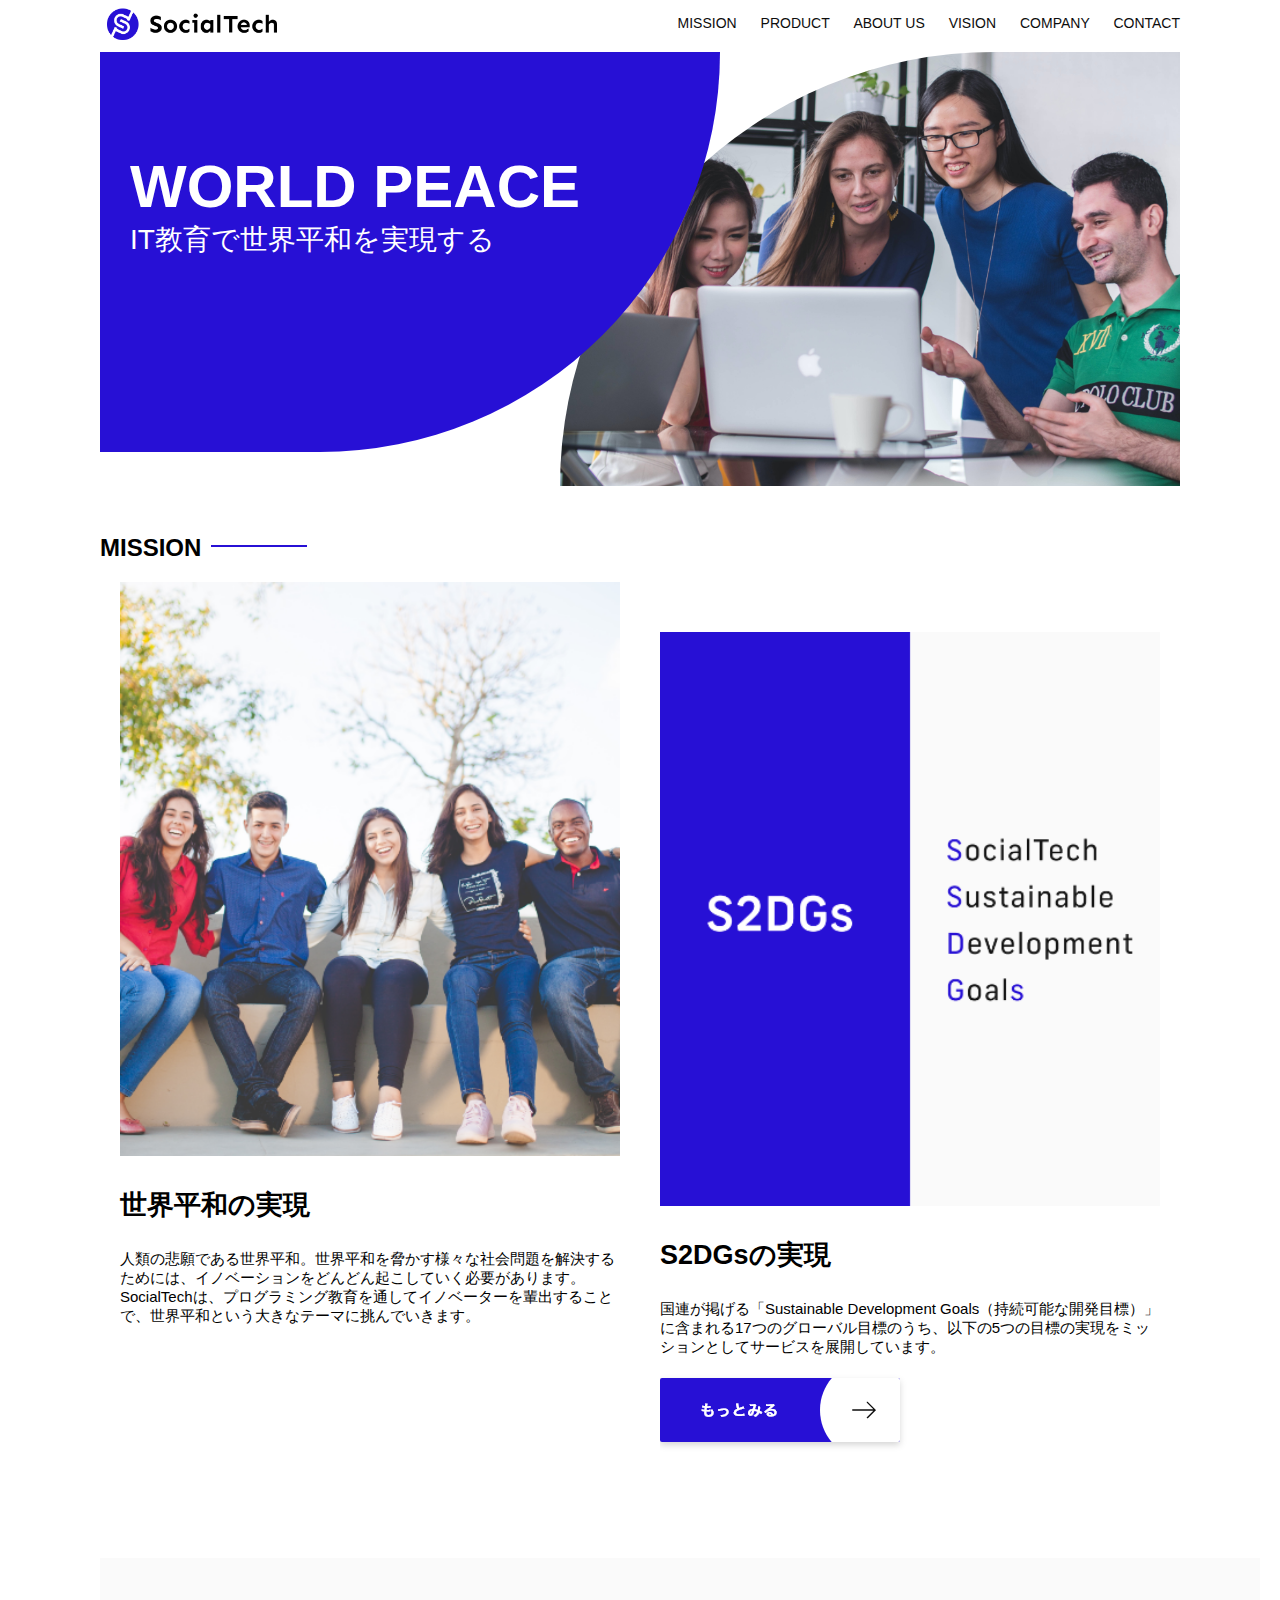
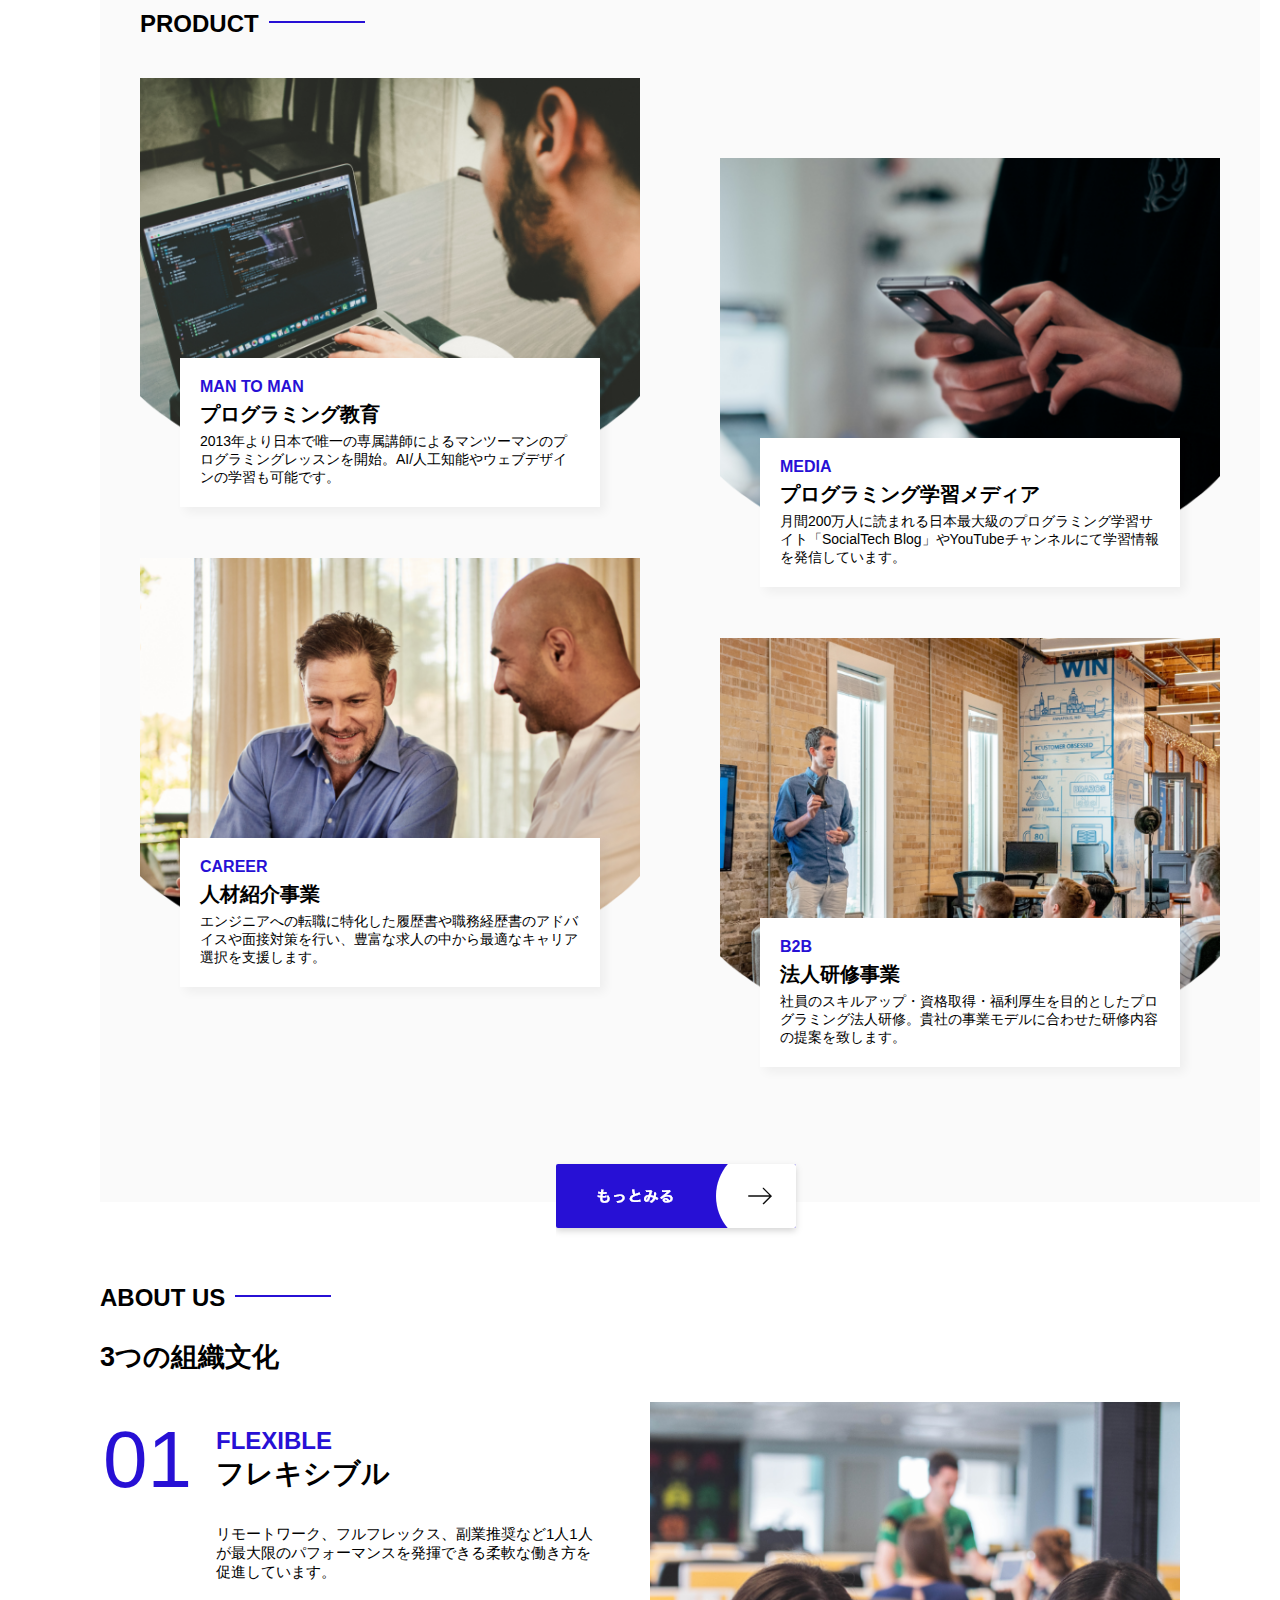
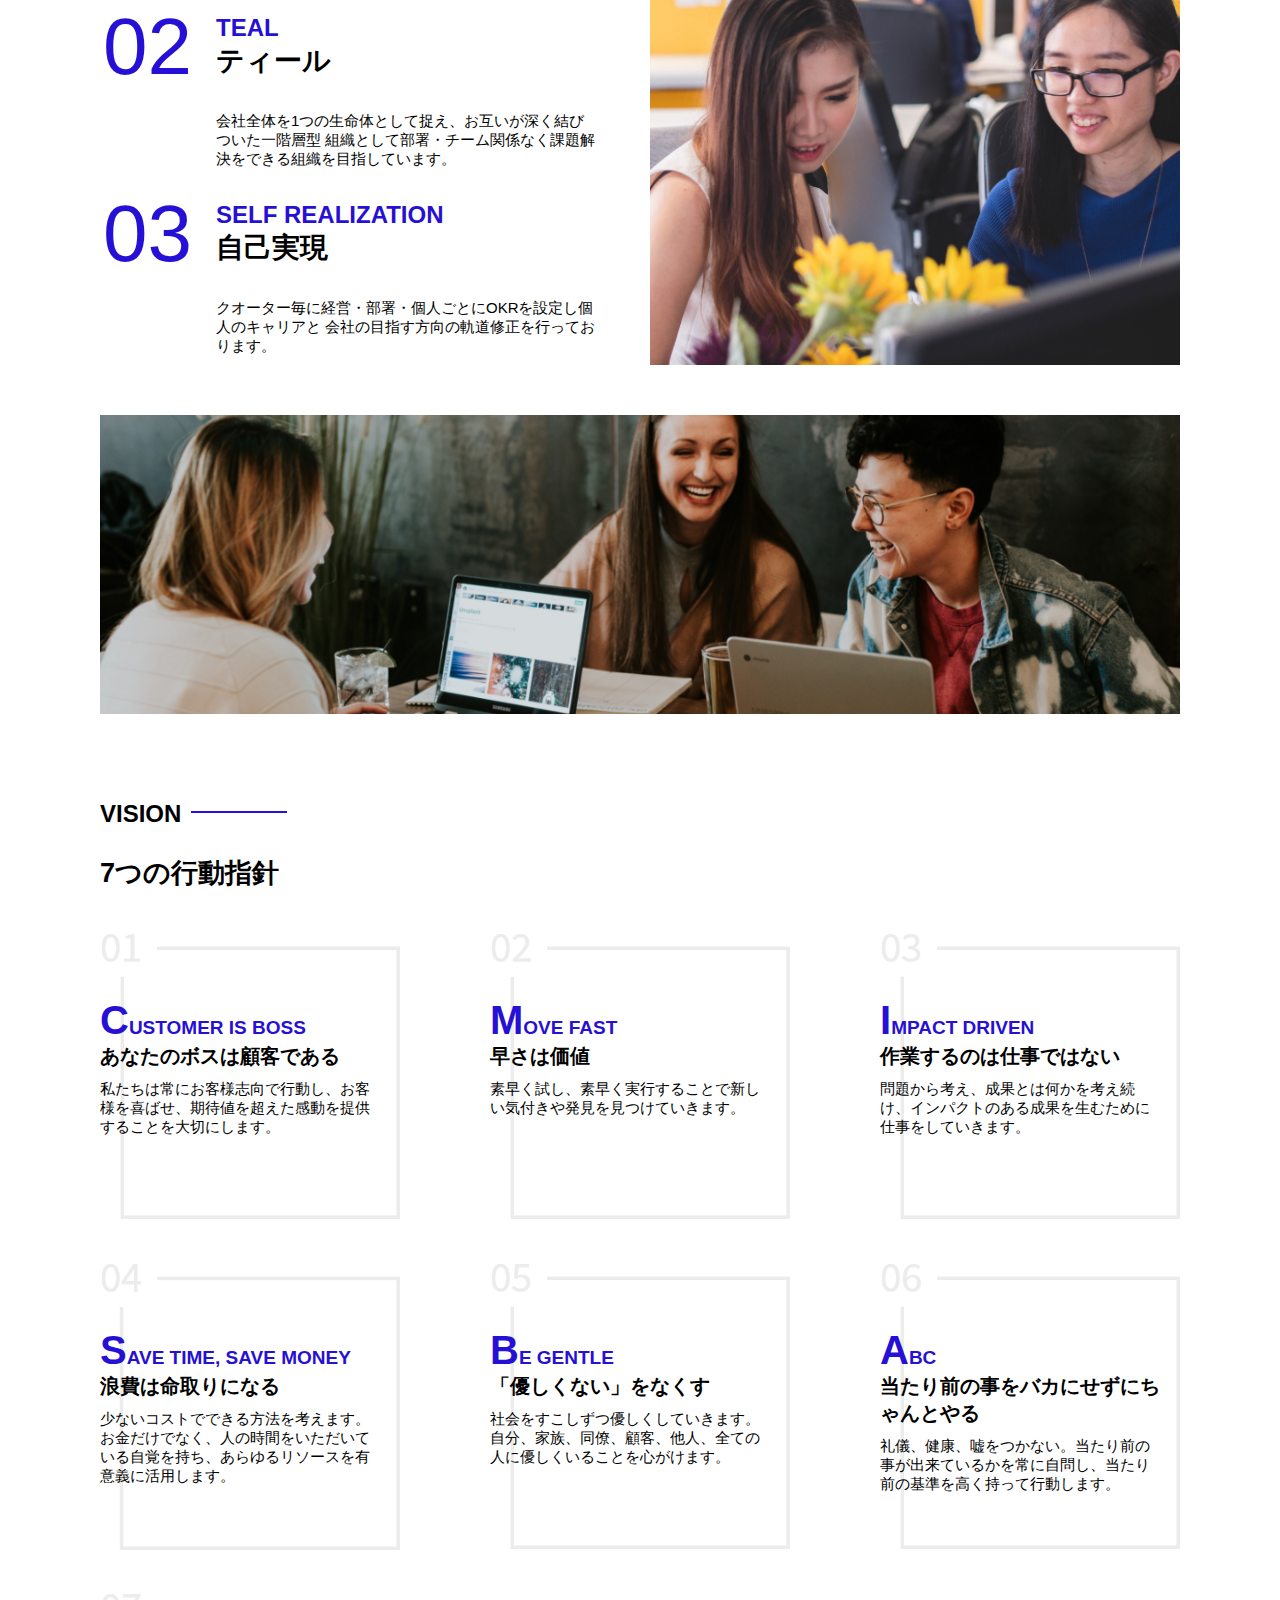
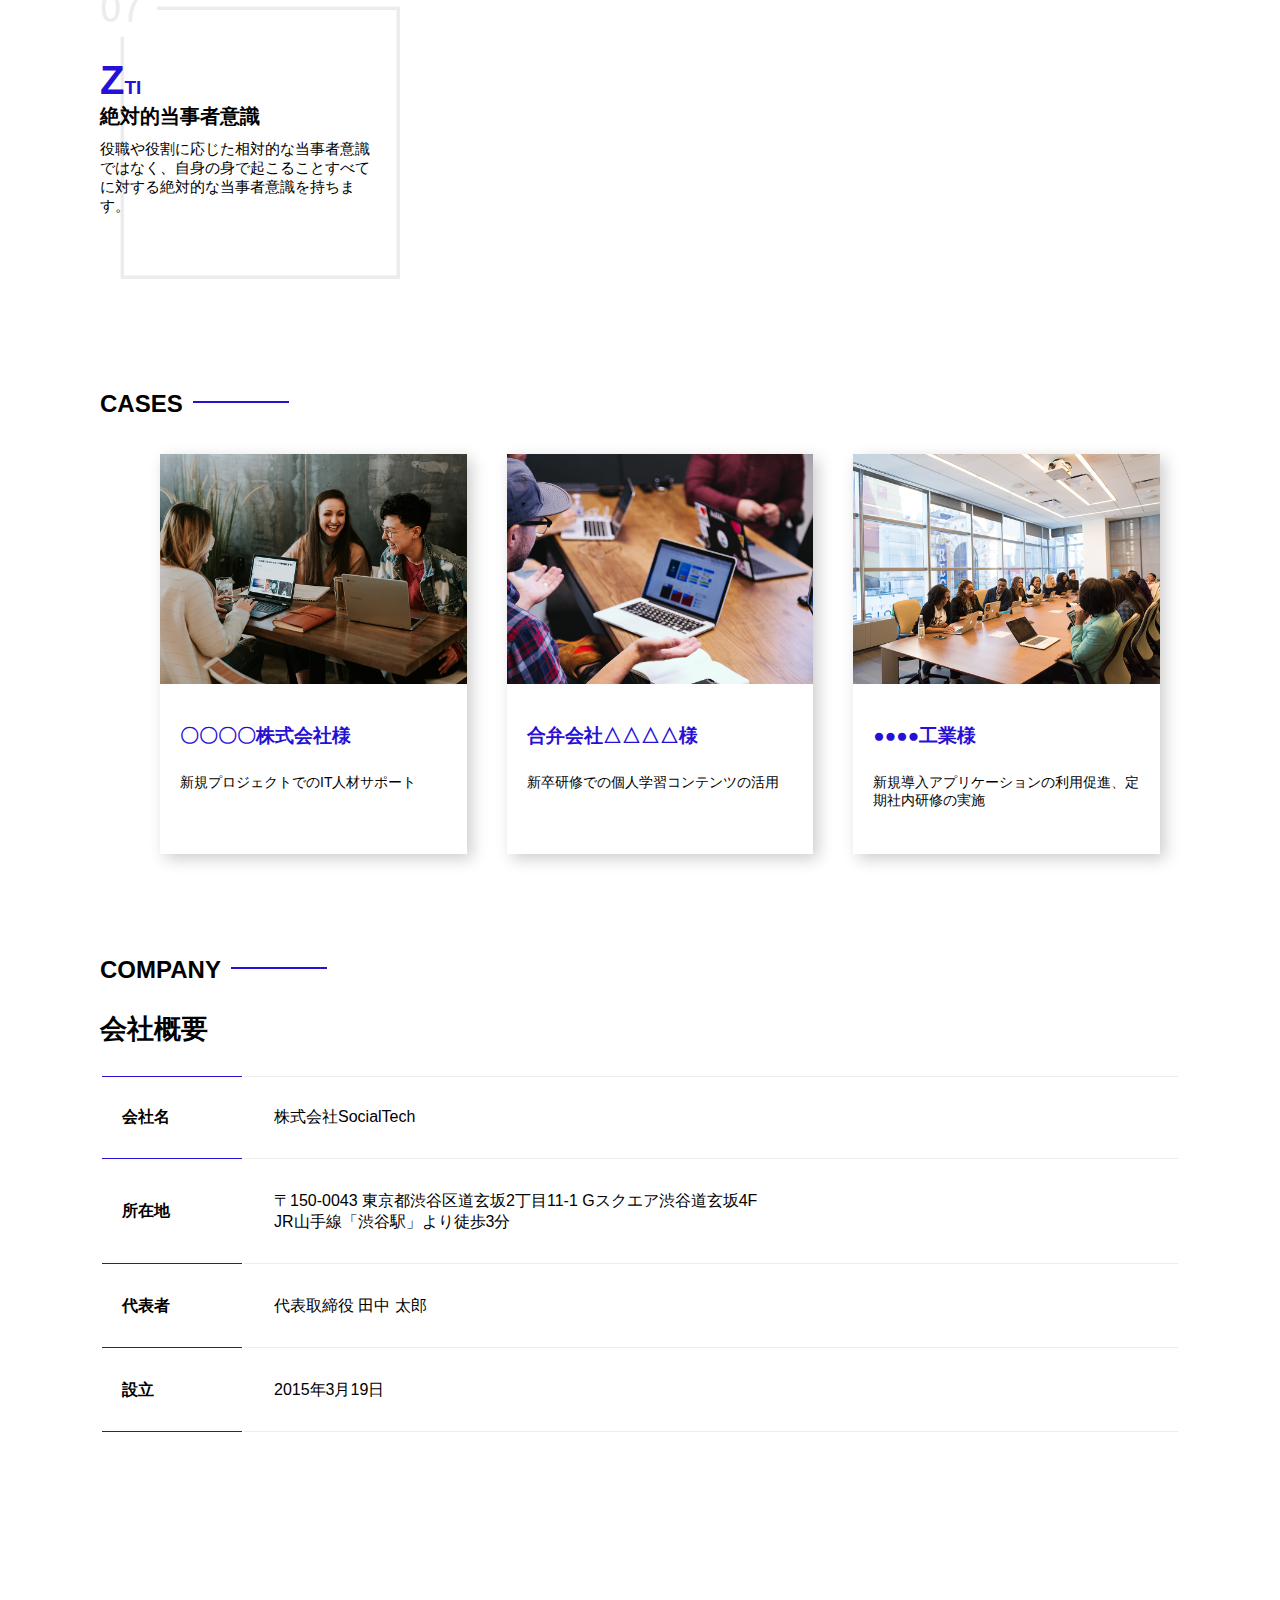
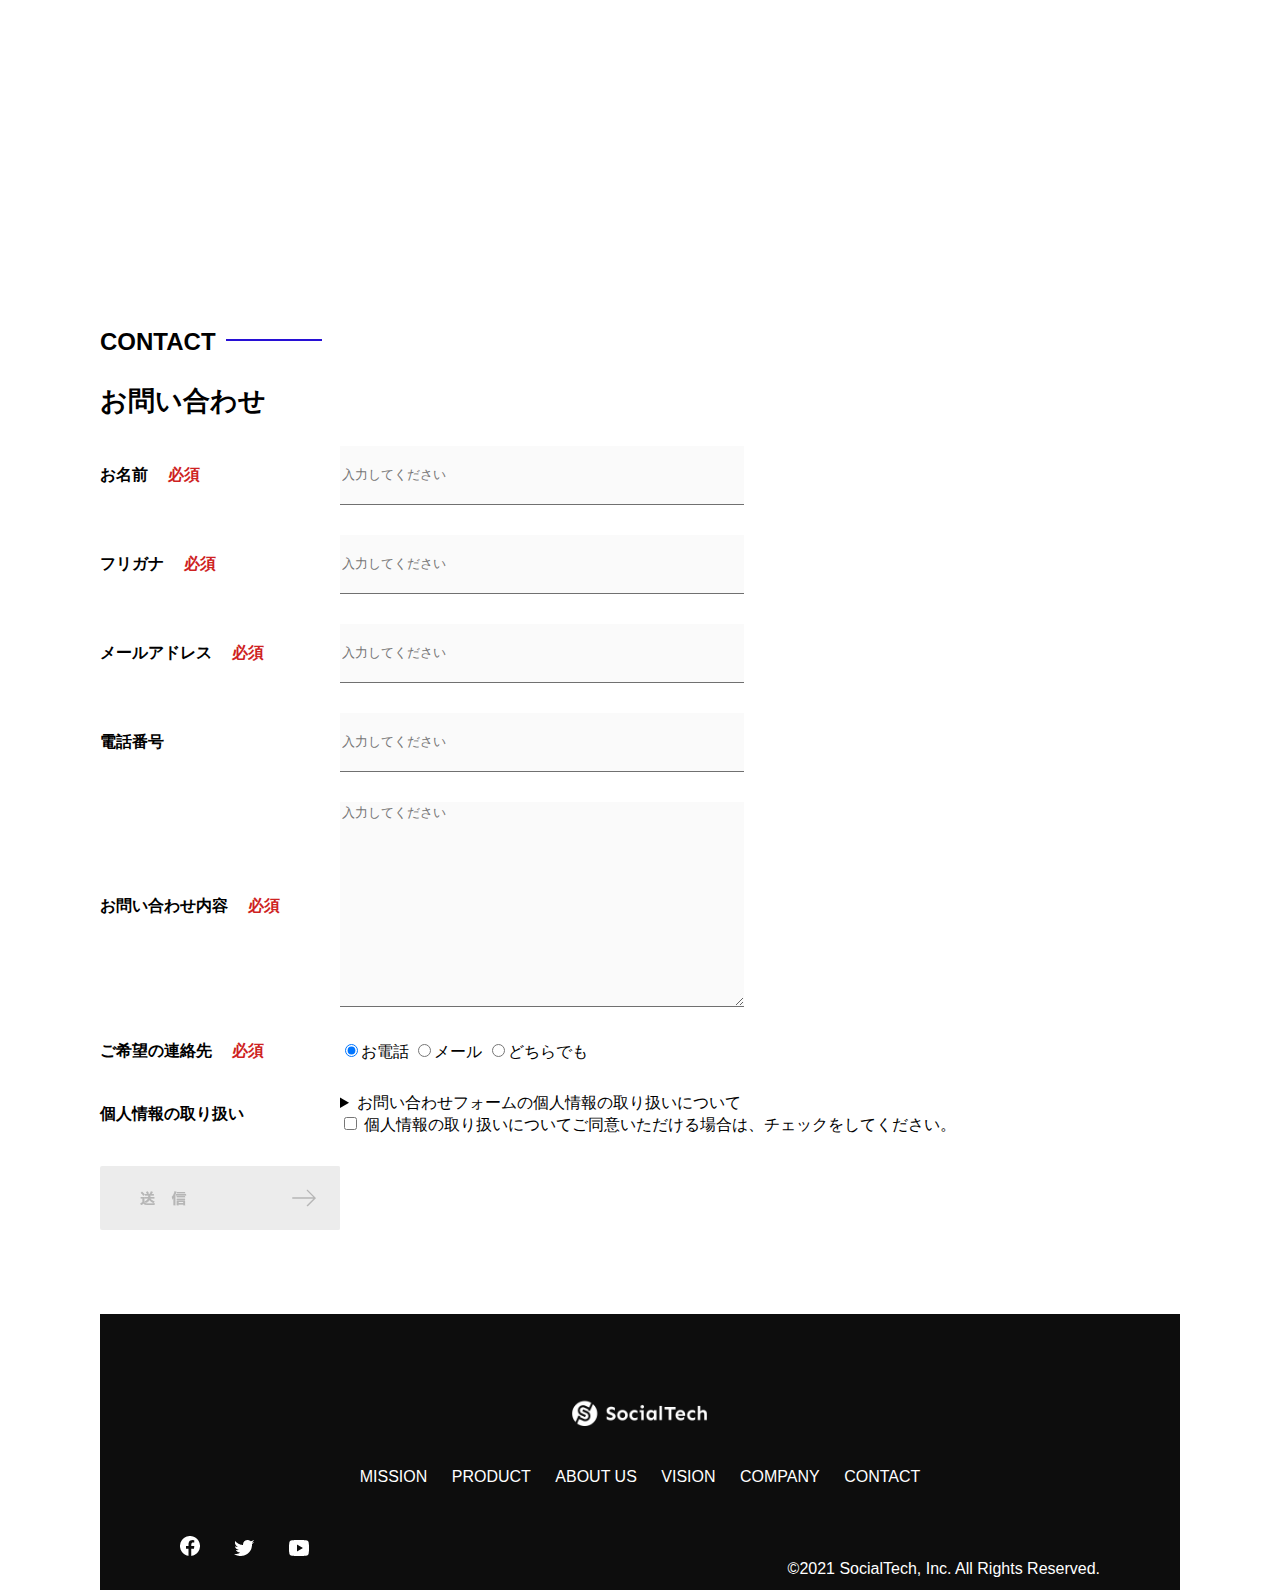
<file: kadai_012/index.html>
<!DOCTYPE html>
  <htm>
    <head>
      <title>SocialTech</title>
      <meta charset="UTF-8">
      <meta name="description" content="SocialTechはEdTech業界のリーディングカンパニーを目指します。">
      <meta name="viewport" content="width=device-width, initial-scale=1.0">
      <link rel="stylesheet" href="style.css">
    </head>
    <body>
      <header>
        <a href="index.html" id="logo"><img src="images/logo.png" alt="トップページに戻る"></a>
        <nav id="nav-pc">
          <a href="mission.html">MISSION</a>
          <a href="product.html">PRODUCT</a>
          <a href="index.html#aboutus">ABOUT US</a>
          <a href="index.html#vision">VISION</a>
          <a href="index.html#company">COMPANY</a>
          <a href="index.html#contact">CONTACT</a>
        </nav>
      </header>
      <main>
        <article>
          <!-- メインビジュアル -->
          <section id="main-visual">
            <div id="main-message">
              <h1>WORLD PEACE</h1>
              <p>IT教育で世界平和を実現する</p>
            </div>
            <img src="images/index/index-main.png" alt="PCの周りに集まる多国籍の仲間たち">
          </section>
          <!--ミッション-->
          <section id="mission">
            <h2 class="index-h2">MISSION</h2>
            <div id="mission-flex">
              <div>
                <img id="mission-photo" src="images/index/index-mission.png" alt="屋外のベンチで写真を撮影する多国籍の仲間たち">
                <h3>世界平和の実現</h3>
                <p>
                  人類の悲願である世界平和。世界平和を脅かす様々な社会問題を解決するためには、イノベーションをどんどん起こしていく必要があります。SocialTechは、プログラミング教育を通してイノベーターを輩出することで、世界平和という大きなテーマに挑んでいきます。
                </p>
              </div>
              <div>
                <img id="s2dgs" src="images/index/s2dgs.png" alt="S2DGs">
                <h3>S2DGsの実現</h3>
                <p>国連が掲げる「Sustainable Development Goals（持続可能な開発目標）」に含まれる17つのグローバル目標のうち、以下の5つの目標の実現をミッションとしてサービスを展開しています。</p>
                <a href="mission.html">
                  <img src="images/button-more.png" alt="もっとみる">
                </a>
              </div>
            </div>
          </section>
          <!-- プロダクト -->
          <section id="product">
            <h2 class="index-h2">PRODUCT</h2>
            <div>
              <div id="product-left">
                <div>
                  <img class="product-photo" src="images/index/index-mantoman.png" alt="PCでコードを書く男性">
                  <div class="product-explain">
                    <span>MAN TO MAN</span>
                    <h3>プログラミング教育</h3>
                    <p>2013年より日本で唯一の専属講師によるマンツーマンのプログラミングレッスンを開始。AI/人工知能やウェブデザインの学習も可能です。</p>
                  </div>
                </div>
                <div>
                  <img class="product-photo" src="images/index/index-career.png" alt="笑顔で話し合う2人の男性">
                  <div class="product-explain">
                    <span>CAREER</span>
                    <h3>人材紹介事業</h3>
                    <p>エンジニアへの転職に特化した履歴書や職務経歴書のアドバイスや面接対策を行い、豊富な求人の中から最適なキャリア選択を支援します。</p>
                  </div>
                </div>
              </div>
              <div id="product-right">
                <div>
                  <img class="product-photo" src="images/index/index-media.png" alt="スマートフォンを操作する人">
                  <div class="product-explain">
                    <span>MEDIA</span>
                    <h3>プログラミング学習メディア</h3>
                    <p>月間200万人に読まれる日本最大級のプログラミング学習サイト「SocialTech Blog」やYouTubeチャンネルにて学習情報を発信しています。</p>
                  </div>
                </div>
                <div>
                  <img class="product-photo" src="images/index/index-b2b.png" alt="講演中の男性とそれを聴く人々">
                  <div class="product-explain">
                    <span>B2B</span>
                    <h3>法人研修事業</h3>
                    <p>社員のスキルアップ・資格取得・福利厚生を目的としたプログラミング法人研修。貴社の事業モデルに合わせた研修内容の提案を致します。</p>
                  </div>
                </div>
              </div>
            </div>
            <div>
              <a id="product-more" href="product.html">
                <img src="images/button-more.png" alt="もっとみる">
              </a>
            </div>
          </section>
          <!---ABOUT US-->
          <section id="aboutus">
            <h2 class="index-h2">ABOUT US</h2>
            <h3>3つの組織文化</h3>
            <div>
              <table class="culture-table">
                <tr>
                  <td>
                    <span class="culture-num">01</span>
                  </td>
                  <td>
                    <span class="culture-en">FLEXIBLE</span>
                    <span class="culture-jp">フレキシブル</span>
                  </td>
                </tr>
                <tr>
                  <td>
                    <!--空のセル-->
                  </td>
                  <td>
                    <p class="culture-description">
                      リモートワーク、フルフレックス、副業推奨など1人1人が最大限のパフォーマンスを発揮できる柔軟な働き方を促進しています。
                    </p>
                  </td>
                </tr>
                <tr>
                  <td>
                    <span class="culture-num">02</span>
                  </td>
                  <td>
                    <span class="culture-en">TEAL</span>
                    <span class="culture-jp">ティール</span>
                  </td>
                </tr>
                <tr>
                  <td>
                    <!--空のセル-->
                  </td>
                  <td>
                    <p class="culture-description">
                      会社全体を1つの生命体として捉え、お互いが深く結びついた一階層型
                      組織として部署・チーム関係なく課題解決をできる組織を目指しています。
                    </p>
                  </td>
                </tr>
                <tr>
                  <td>
                    <span class="culture-num">03</span>
                  </td>
                  <td>
                    <span class="culture-en">SELF REALIZATION</span>
                    <span class="culture-jp">自己実現</span>
                  </td>
                </tr>
                <tr>
                  <td>
                    <!--空のセル-->
                  </td>
                  <td>
                    <p class="culture-description">
                      クオーター毎に経営・部署・個人ごとにOKRを設定し個人のキャリアと
                      会社の目指す方向の軌道修正を行っております。
                    </p>
                  </td>
                </tr>
              </table>
              <img class="culture-img" src="images/index/index-aboutus1.png" alt="笑顔で話し合う2人の女性">
            </div>
            <img class="culture-img2" src="images/index/index-aboutus2.png" alt="笑顔で話し合う3人の男女">
          </section>
          <!-- VISION -->
          <section id="vision">
            <h2 class="index-h2">VISION</h2>
            <h3>7つの行動指針</h3>
            <div>
              <div class="vision-box">
                <img src="images/index/vision-01.png" alt="01">
                <span>
                  <h4>CUSTOMER IS BOSS</h4>
                  <h5>あなたのボスは顧客である</h5>
                  <p>私たちは常にお客様志向で行動し、お客様を喜ばせ、期待値を超えた感動を提供することを大切にします。</p>
                </span>
              </div>
              <div class="vision-box">
                <img src="images/index/vision-02.png" alt="02">
                <span>
                  <h4>MOVE FAST</h4>
                  <h5>早さは価値</h5>
                  <p>素早く試し、素早く実行することで新しい気付きや発見を見つけていきます。</p>
                </span>
              </div>
              <div class="vision-box">
                <img src="images/index/vision-03.png" alt="03">
                <span>
                  <h4>IMPACT DRIVEN</h4>
                  <h5>作業するのは仕事ではない</h5>
                  <p>問題から考え、成果とは何かを考え続け、インパクトのある成果を生むために仕事をしていきます。</p>
                </span>
              </div>
              <div class="vision-box">
                <img src="images/index//vision-04.png" alt="04">
                <span>
                  <h4>SAVE TIME, SAVE MONEY</h4>
                  <h5>浪費は命取りになる</h5>
                  <p>少ないコストでできる方法を考えます。お金だけでなく、人の時間をいただいている自覚を持ち、あらゆるリソースを有意義に活用します。</p>
                </span>
              </div>
              <div class="vision-box">
                <img src="images/index/vision-05.png" alt="05">
                <span>
                  <h4>BE GENTLE</h4>
                  <h5>「優しくない」をなくす</h5>
                  <p>社会をすこしずつ優しくしていきます。自分、家族、同僚、顧客、他人、全ての人に優しくいることを心がけます。</p>
                </span>
              </div>
              <div class="vision-box">
                <img src="images/index/vision-06.png" alt="06">
                <span>
                  <h4>ABC</h4>
                  <h5>当たり前の事をバカにせずにちゃんとやる</h5>
                  <p>礼儀、健康、嘘をつかない。当たり前の事が出来ているかを常に自問し、当たり前の基準を高く持って行動します。</p>
                </span>
              </div>
              <div class="vision-box">
                <img src="images/index/vision-07.png" alt="07">
                <span>
                  <h4>ZTI</h4>
                  <h5>絶対的当事者意識</h5>
                  <p>役職や役割に応じた相対的な当事者意識ではなく、自身の身で起こることすべてに対する絶対的な当事者意識を持ちます。</p>
                </span>
              </div>
            </div>
          </section>

          <!-- CASES -->
          <section id="cases">
            <h2 class="index-h2">CASES</h2>
            <ul>
              <li class="case-card">
                <img class="case-img" src="images/index/case-1.png">
                <div class="case-info">
                  <h4 class="case-name">〇〇〇〇株式会社様</h4>
                  <p class="case-content">新規プロジェクトでのIT人材サポート</p>
                </div>
              </li>
              <li class="case-card">
                <img class="case-img" src="images/index/case-2.png">
                <div class="case-info">
                  <h4 class="case-name">合弁会社△△△△様</h4>
                  <p class="case-content">新卒研修での個人学習コンテンツの活用</p>
                </div>
              </li>
              <li class="case-card">
                <img class="case-img" src="images/index/case-3.png">
                <div class="case-info">
                  <h4 class="case-name">●●●●工業様</h4>
                  <p class="case-content">新規導入アプリケーションの利用促進、定期社内研修の実施</p>
                </div>
              </li>
            </ul>
          </section>

          <!-- COMPANY -->
          <section id="company">
            <h2 class="index-h2">COMPANY</h2>
            <h3>会社概要</h3>
            <table id="company-table">
              <tr>
                <th class="tableheader-first">会社名</th>
                <td class="cell-first">株式会社SocialTech</td>
              </tr>
              <tr>
                <th class="tableheader">所在地</th>
                <td class="cell">〒150-0043 東京都渋谷区道玄坂2丁目11-1 Gスクエア渋谷道玄坂4F<br>JR山手線「渋谷駅」より徒歩3分</td>
              </tr>
              <tr>
                <th class="tableheader">代表者</th>
                <td class="cell">代表取締役 田中 太郎</td>
              </tr>
              <tr>
                <th class="tableheader">設立</th>
                <td class="cell">2015年3月19日</td>
              </tr>
            </table>
            <iframe
              src="https://www.google.com/maps/embed?pb=!1m18!1m12!1m3!1d3241.7759544892483!2d139.69399665123464!3d35.65789123876098!2m3!1f0!2f0!3f0!3m2!1i1024!2i768!4f13.1!3m3!1m2!1s0x60188caa0042e8d1%3A0xba130bea826a7aa2!2z44CSMTUwLTAwNDMg5p2x5Lqs6YO95riL6LC35Yy66YGT546E5Z2C77yS5LiB55uu77yR77yR4oiS77yR!5e0!3m2!1sja!2sjp!4v1636872991912!5m2!1sja!2sjp"
              style="border:0;" allowfullscreen="" loading="lazy">
            </iframe>
          </section>
          <!-- お問い合わせフォーム -->
          <section id="contact">
            <h2 class="index-h2">CONTACT</h2>
            <h3>お問い合わせ</h3>
            <form action="https://api.staticforms.xyz/submit" method="post">
              <input type="text" name="honeypot" style="display:none">
              <!-- STATIC FORMSのアクセスキー -->
              <input type="hidden" name="accessKey" value="xxxxxxxx-xxxx-xxxx-xxxx-xxxxxxxxxxxx">
              <!--メールのタイトル-->
              <input type="hidden" name="subject" value="お問い合わせフォーム" />
              <!--送信先のメールアドレスをvalueに設定する-->
              <input type="hidden" name="replyTo" value="〇〇〇@△△△.com">
              <!--redirectToのURLは公開後のURLへリンクする-->
              <input type="hidden" name="redirectTo" value="">
              <div>
                <div class="contact-heading">
                  <label class="contact-label">お名前<span class="contact-span">必須</span></label>
                </div>
                <div>
                  <input type="text" name="name" placeholder="入力してください" class="contact-textbox">
                </div>
              </div>
              <div>
                <div class="contact-heading">
                  <label class="contact-label">フリガナ<span class="contact-span">必須</span></label>
                </div>
                <div>
                  <input type="text" name="hurigana" placeholder="入力してください" class="contact-textbox">
                </div>
              </div>
              <div>
                <div class="contact-heading">
                  <label class="contact-label">メールアドレス<span class="contact-span">必須</span></label>
                </div>
                <div>
                  <input type="text" name="email" placeholder="入力してください" class="contact-textbox">
                </div>
              </div>
              <div>
                <div class="contact-heading">
                  <label class="contact-label">電話番号</label>
                </div>
                <div>
                  <input type="text" name="tel" placeholder="入力してください" class="contact-textbox">
                </div>
              </div>
              <div>
                <div class="contact-heading">
                  <label class="contact-label">お問い合わせ内容<span class="contact-span">必須</span></label>
                </div>
                <div>
                  <textarea class="contact-textarea" placeholder="入力してください" name="message"></textarea>
                </div>
              </div>
              <div>
                <div class="contact-heading">
                  <label class="contact-label">ご希望の連絡先<span class="contact-span">必須</span></label>
                </div>
                <div>
                  <input class="radiobutton" type="radio" value="tel" name="contact" checked><label>お電話</label>
                  <input class="radiobutton" type="radio" value="mail" name="contact"><label>メール</label>
                  <input class="radiobutton" type="radio" value="both" name="contact"><label>どちらでも</label>
                </div>
              </div>
              <div>
                <div class="contact-heading">
                  <label class="contact-label">個人情報の取り扱い</label>
                </div>
                <div>
                  <details>
                    <summary>お問い合わせフォームの個人情報の取り扱いについて</summary>
                    <div>
                      <span>１．組織の名称又は氏名</span><br>
                      株式会社SocialTech<br><br>
                      <span>２．個人情報保護管理者（若しくはその代理人）の氏名又は職名、所属及び連絡先
                        鈴木 一郎 コーポレート部</span><br>
                      メールアドレス：support@socialtech.net<br>
                      TEL：03-xxxx-xxxx<br>
                      <span>３．個人情報の利用目的</span><br>
                      ・本サービス及び本サービスに関連する情報の提供又はそれらに関する連絡のため<br>
                      ・ユーザーの本人確認のため<br>
                      ・当社サービスのご案内のため<br>
                      ・当社の商品等の広告または宣伝（電子メールによるものを含むものとします。）<br><br>
                      <span>４．個人情報の取り扱い業務の委託</span><br>
                      個人情報の取扱業務の全部または一部を外部に業務委託する場合があります。<br>
                      その際、弊社は、個人情報を適切に保護できる管理体制を敷き実行していることを条件として<br>
                      委託先を厳選したうえで、機密保持契約を委託先と締結し、お客様の個人情報を厳密に管理させます。<br><br>
                      <span>５．個人情報の開示等の請求</span><br>
                      お客様は、弊社に対してご自身の個人情報の開示等（利用目的の通知、開示、内容の訂正・追加・削除、利用の停止または消去、第三者への提供の停止）に関して、当社問合わせ窓口に申し出ることができます。<br>
                      その際、弊社はお客様ご本人を確認させていただいたうえで、合理的な期間内に対応いたします。<br><br>
                      なお、個人情報に関する弊社問合わせ先は、次の通りです。<br><br>
                      株式会社SocialTech　個人情報問合せ窓口<br>
                      〒150-0043　東京都渋谷区道玄坂2丁目11-1 Ｇスクエア渋谷道玄坂 4F<br>
                      メールアドレス：support@socialtech.net　TEL：03-xxxx-xxxx<br><br>
                      <span>６．個人情報を提供されることの任意性について</span><br><br>
                      お客様がご自身の個人情報を弊社に提供されるか否かは、お客様のご判断によりますが、もしご提供されない場合には、適切なサービスが提供できない場合がありますので予めご了承ください。
                    </div>
                  </details>
                  <input type="checkbox" name="agree">
                  <span>個人情報の取り扱いについてご同意いただける場合は、チェックをしてください。</span>
                </div>
              </div>
              <input type="image" src="images/button-submit.png" alt="送信する">
            </form>
          </section>
        </article>
        <footer>
          <div id="footer-logo">
            <img src="images/logo-sp.png" alt="SocialTech">
          </div>
          <div id="footer-link">
            <a href="mission.html">MISSION</a>
            <a href="product.html">PRODUCT</a>
            <a href="index.html#aboutus">ABOUT US</a>
            <a href="index.html#vision">VISION</a>
            <a href="index.html#company">COMPANY</a>
            <a href="index.html#contact">CONTACT</a>
          </div>
          <div id="sns-footer">
            <a href="https://www.facebook.com/sejuku2013"><img src="images/button-facebook.png" alt="Facebookのリンク"></a>
            <a href="https://twitter.com/samuraijuku"><img src="images/button-twitter.png" alt="Twitterのリンク"></a>
            <a href="https://www.youtube.com/channel/UCCFOQO5aDK0xXam4cUQXT8g"><img src="images/button-youtube.png" alt="YouTubeのリンク"></a>
          </div>
          <span id="copyright">&copy;2021 SocialTech, Inc. All Rights Reserved. </span>
        </footer>
      </main>
    </body>
  </html>
</file>
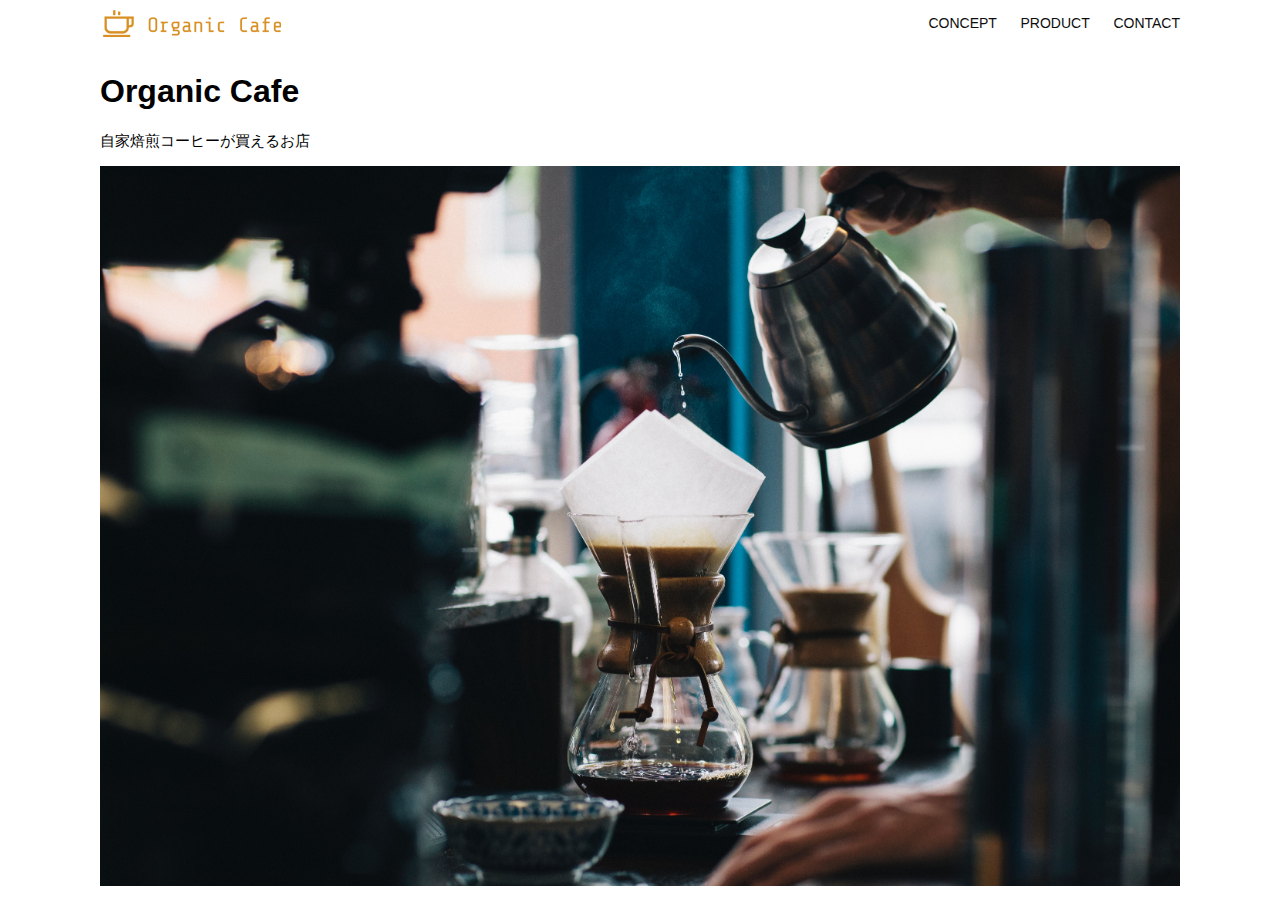
<file: kadai_013/index.html>
<!DOCTYPE html>
<html>
  <head>
    <title>Organic Cafe</title>
    <meta charset="UTF-8" />
    <meta
      name="description"
      content="自家焙煎のコーヒーがお家で楽しめるOrganic Cafe"
    />
    <meta name="viewport" content="width=device-width, initial-scale=1.0" />
    <link rel="stylesheet" href="style.css" />
  </head>
  <body>
    <!-- ヘッダー -->
    <header>
      <!-- ロゴ -->
      <a href="index.html" id="logo">
        <img src="images/logo.png" alt="トップページに戻る"/>
      </a>

      <!-- PC用ナビゲーション -->
      <nav id="nav-pc">
        <a href="index.html#concept">CONCEPT</a>
        <a href="index.html#product">PRODUCT</a>
        <a href="index.html#contact">CONTACT</a>
      </nav>

      <!-- スマホ用ナビゲーション -->
      <img id="menu-sp" src="images/button-menu.png" alt="ナビゲーションを開く" onclick="document.getElementById('nav-sp').style.display = 'block'">
      <nav id="nav-sp">
        <img id="close" src="images/button-close.png" alt="ナビゲーションを閉じる" onclick = "document.getElementById('nav-sp').style.display = 'none'">
        <a id="logo-sp" href="index.html" onclick="document.getElementById('nav-sp').style.display = 'none'">
          <img src="images/logo-sp.png" alt="トップページに戻る">
        </a>
        <a class="menu" href="index.html#concept" onclick="document.getElementById('nav-sp').style.display = 'none'">CONCEPT</a>
        <a class="menu" href="index.html#product" onclick="document.getElementById('nav-sp').style.display = 'none'">PRODUCT</a>
        <a class="menu" href="index.html#contact" onclick="document.getElementById('nav-sp').style.display = 'none'">CONTACT</a>
      </nav>
      
    </header>
    <main>
      <article>
        <!-- メインビジュアル -->
        <section id="main-visual">
          <div id="main-message">
            <h1>Organic Cafe</h1>
            <p>自家焙煎コーヒーが買えるお店</p>
          </div>
          <img
            src="images/main-image.jpg"
            alt="コーヒーをハンドドリップで淹れる画像"
          />
        </section>
      </article>
    </main>
  </body>
</html>
</file>
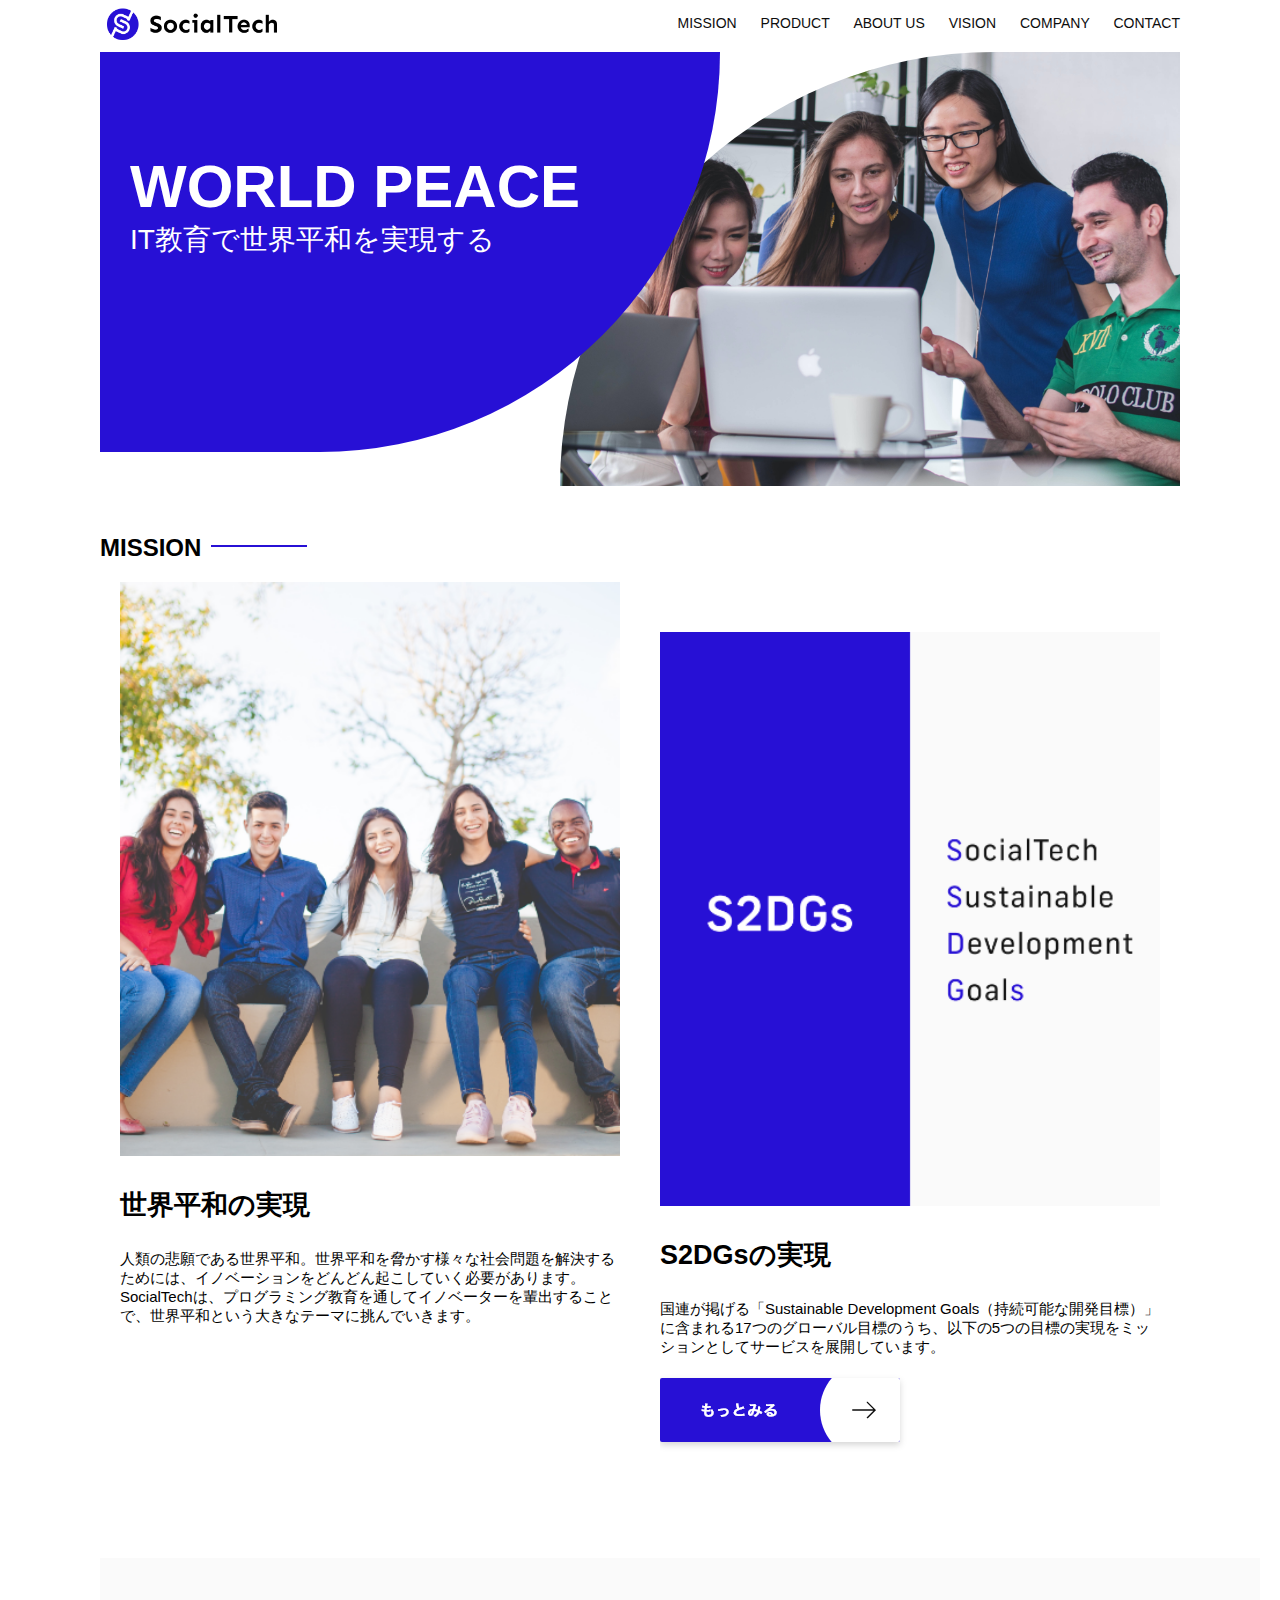
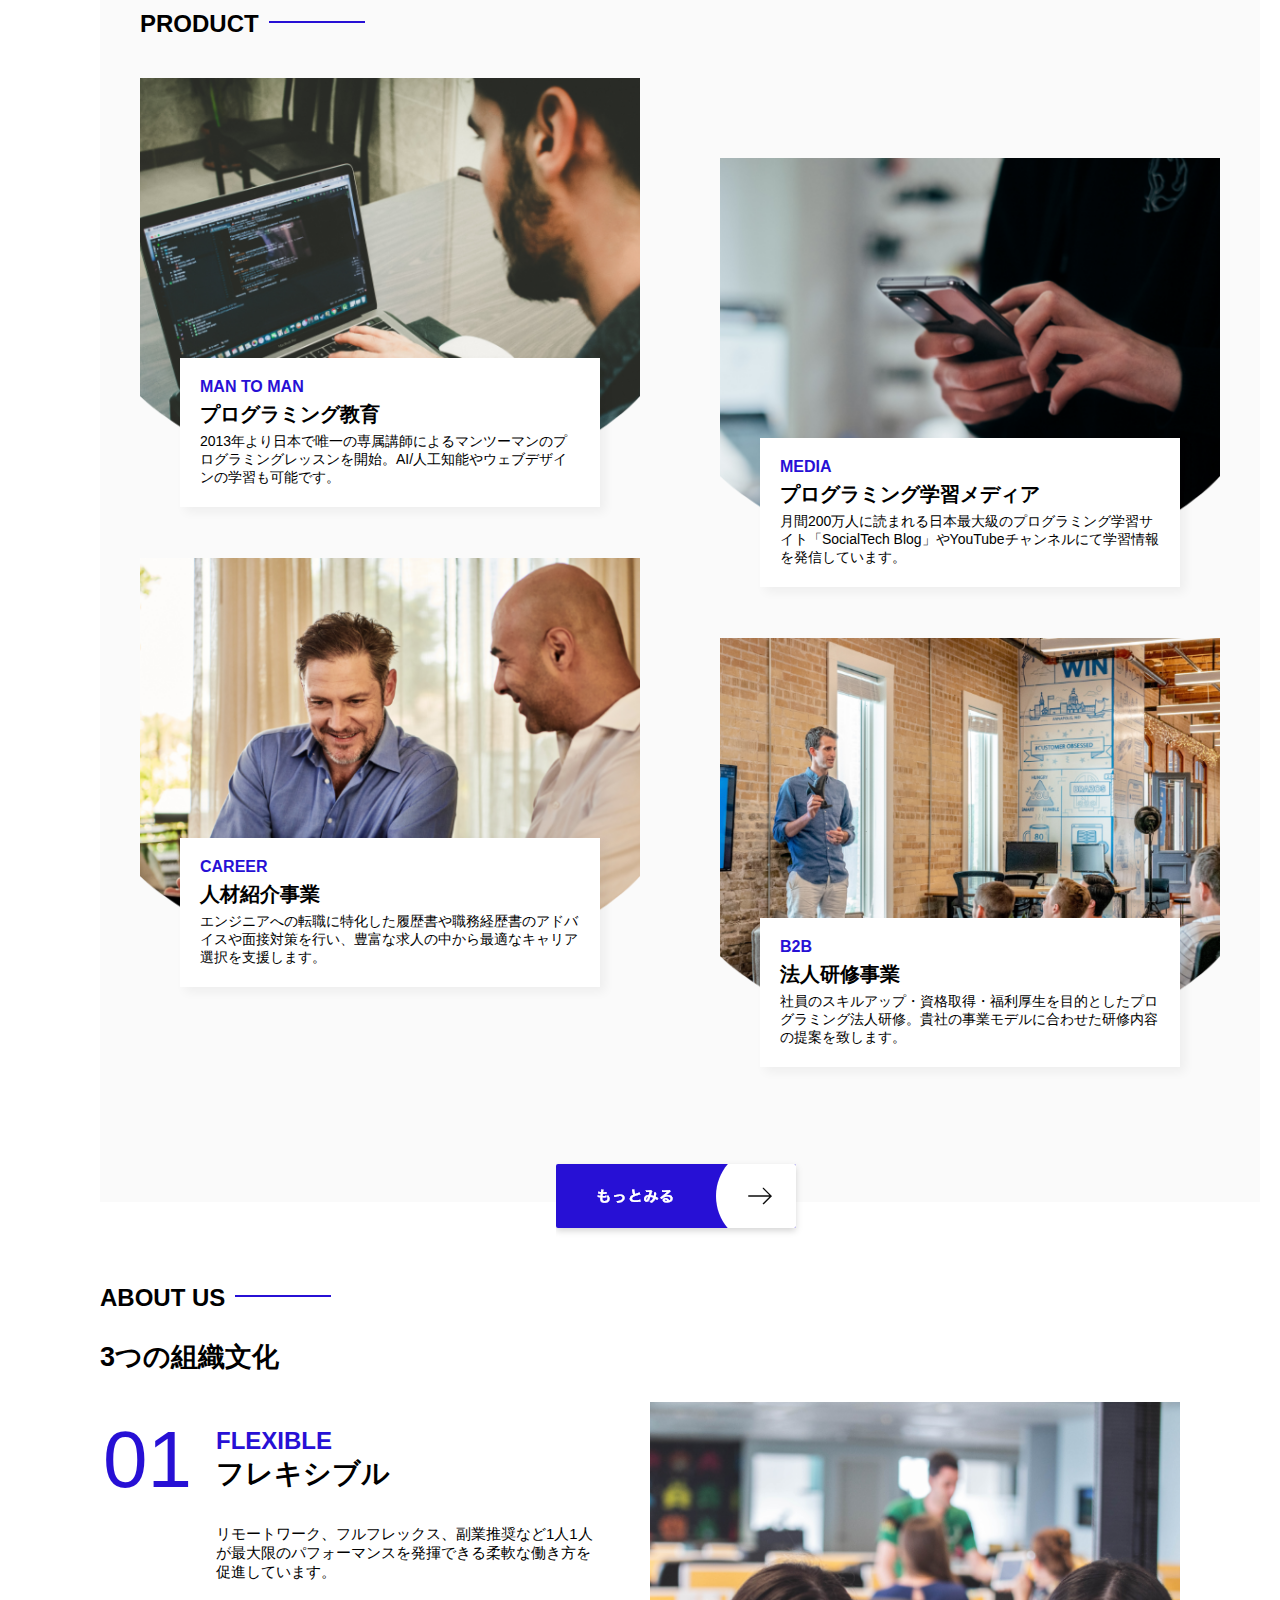
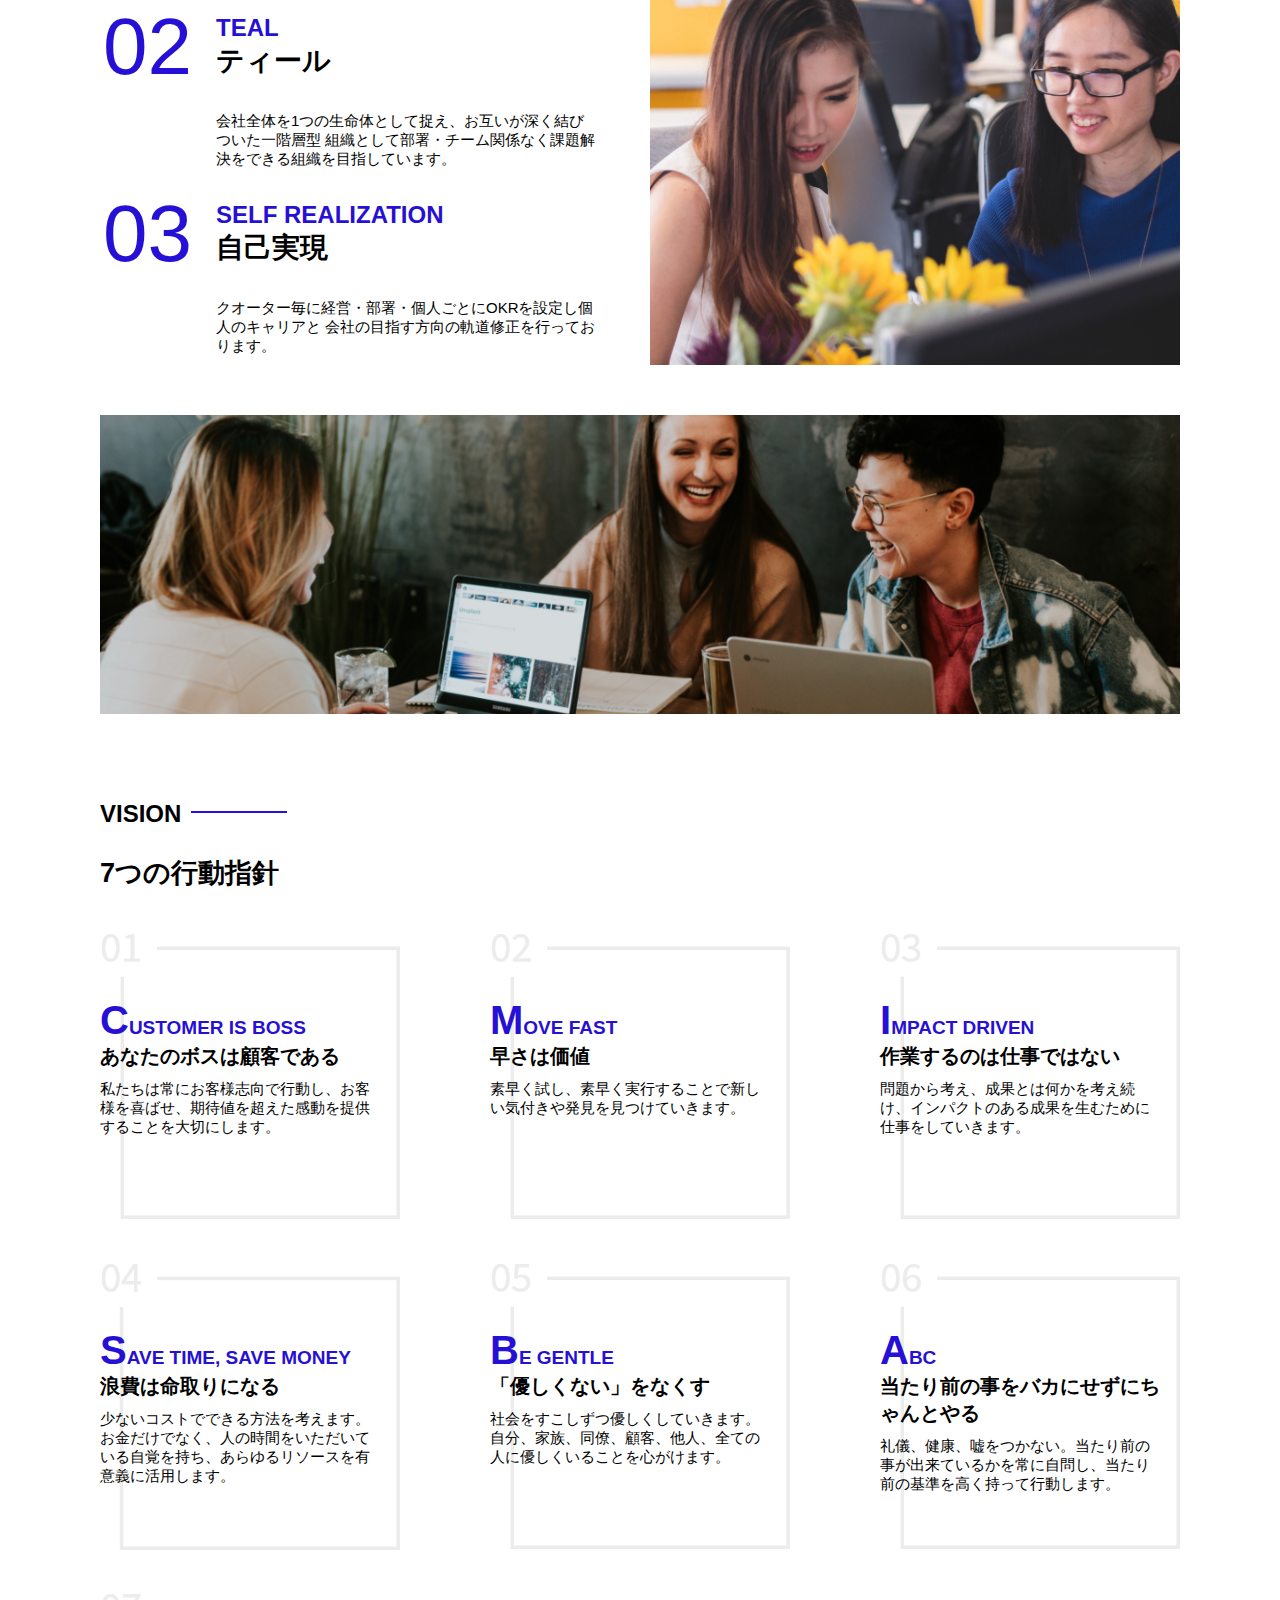
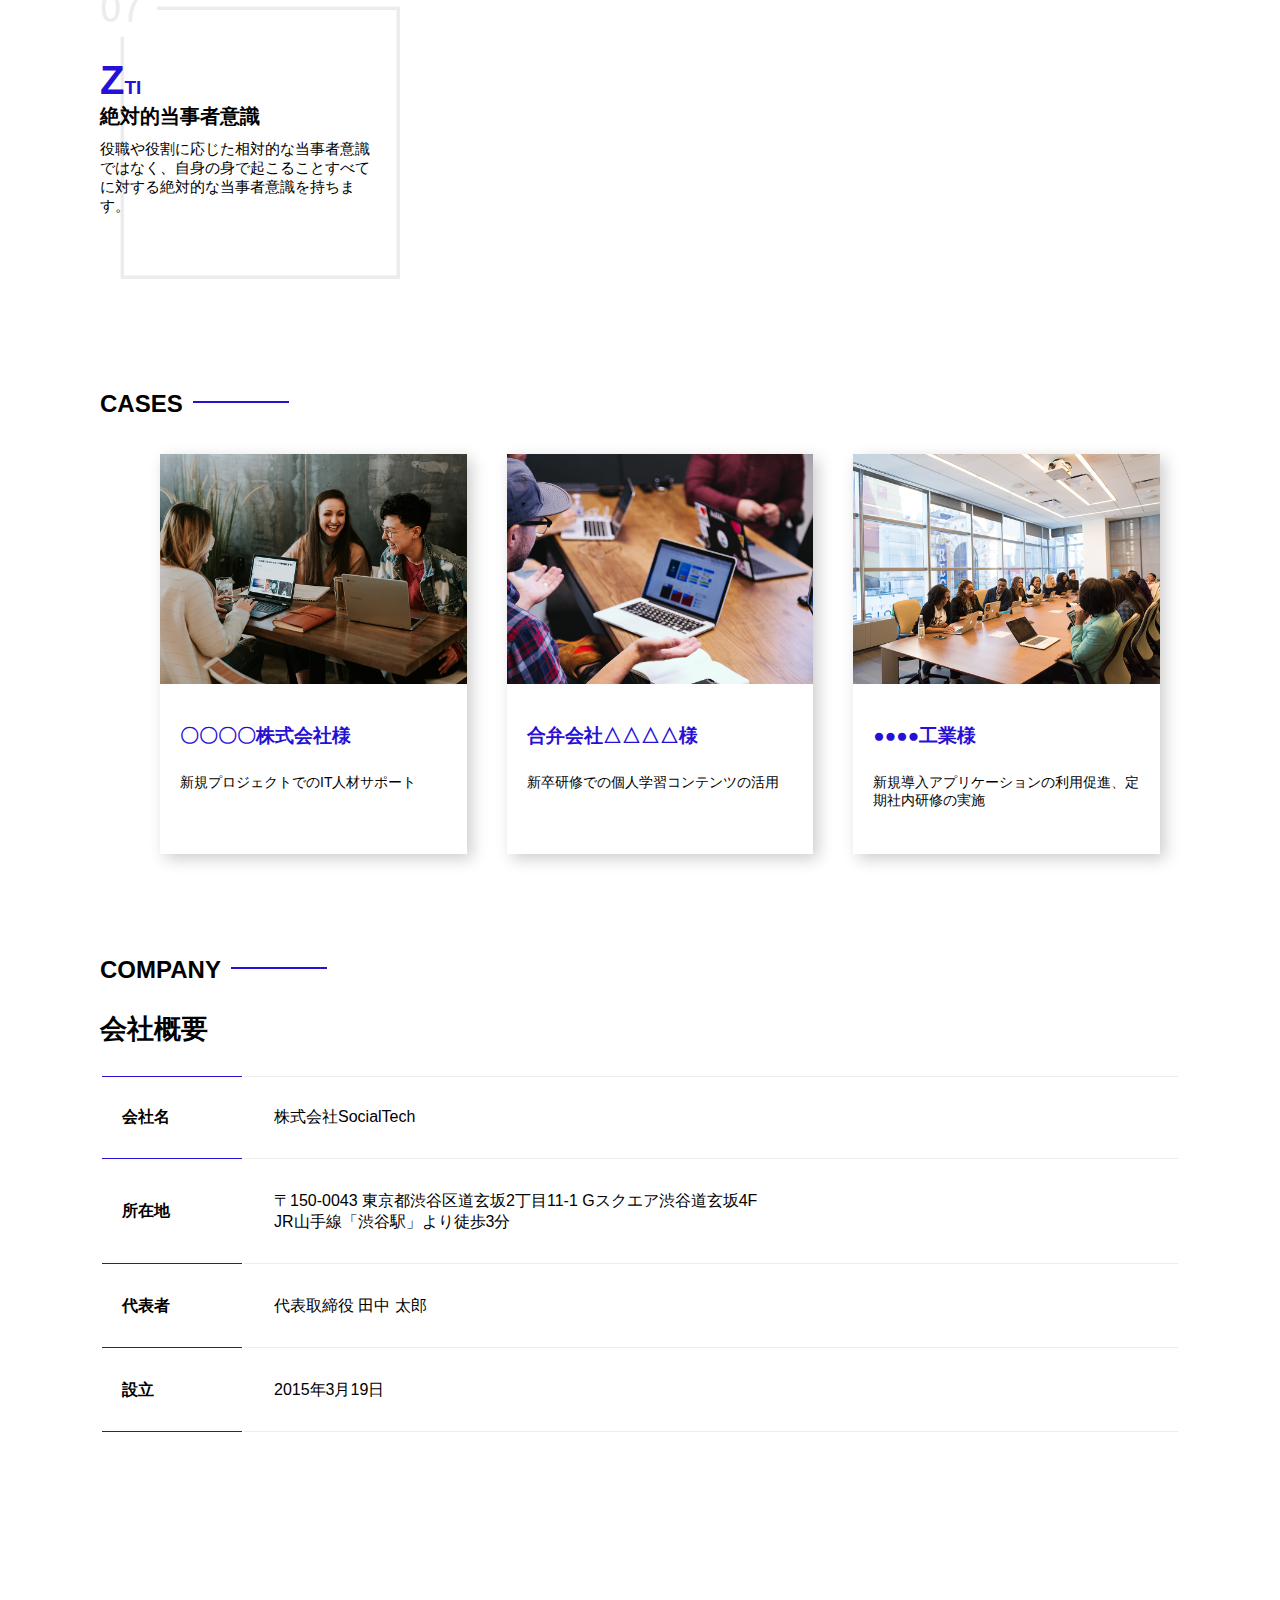
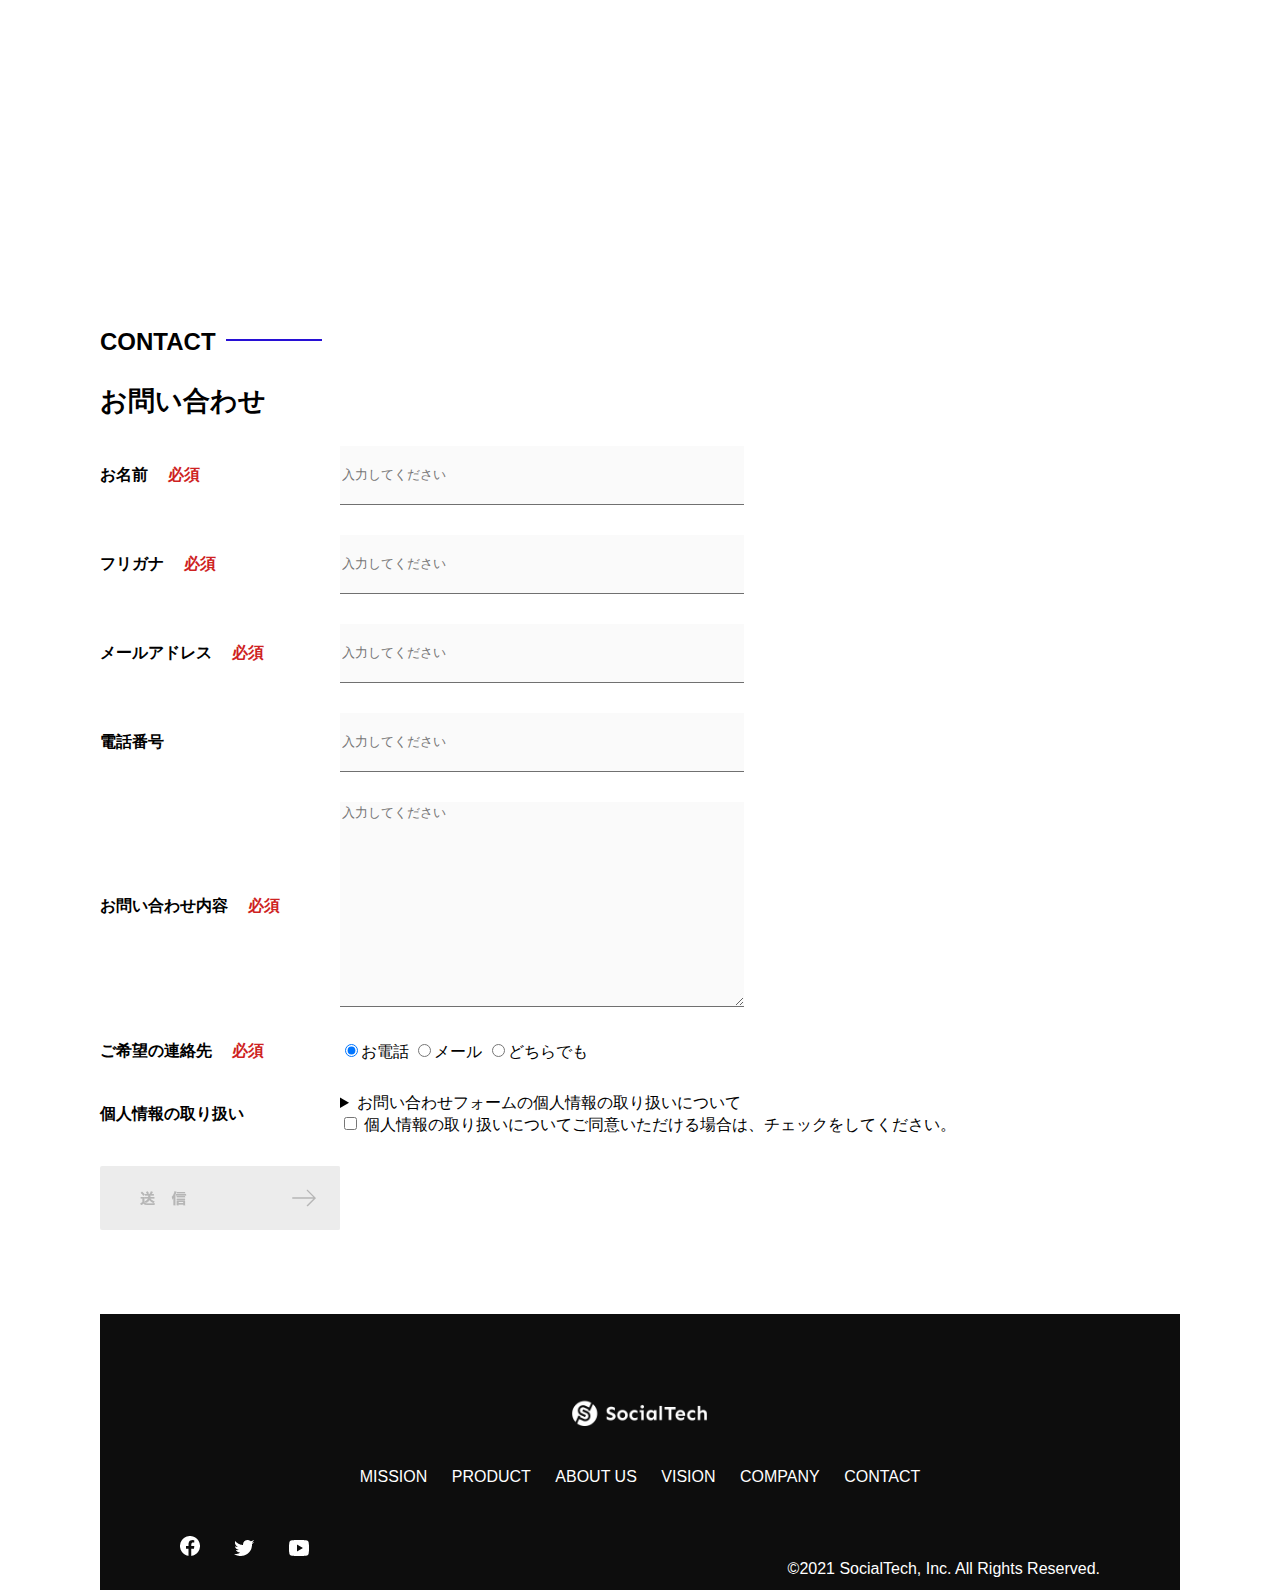
<file: kadai_tutorial_output/index.html>
<!DOCTYPE html>
  <html>
    <head>
      <title>SocialTech</title>
      <meta charset="UTF-8">
      <meta name="description" content="SocialTechはEdTech業界のリーディングカンパニーを目指します。">
      <meta name="viewport" content="width=device-width, initial-scale=1.0">
      <link rel="stylesheet" href="style.css">
    </head>
    <body>
      <header>
        <a href="index.html" id="logo"><img src="images/logo.png" alt="トップページに戻る"></a>
        <nav id="nav-pc">
          <a href="mission.html">MISSION</a>
          <a href="product.html">PRODUCT</a>
          <a href="index.html#aboutus">ABOUT US</a>
          <a href="index.html#vision">VISION</a>
          <a href="index.html#company">COMPANY</a>
          <a href="index.html#contact">CONTACT</a>
        </nav>
        <!-- スマホ用メニューボタン -->
        <img id="menu-sp" src="images/button-menu.png" alt="ナビゲーションを開く" onclick="document.getElementById('nav-sp').style.display = 'block'">
        <!-- スマホ用メニューボタン -->
        <nav id="nav-sp">
          <img id="close" src="images/button-close.png" alt="ナビゲーションを閉じる" onclick="document.getElementById('nav-sp').style.display = 'none'">
          <a id="logo-sp" href="index.html" onclick="document.getElementById('nav-sp').style.display = 'none'"><img
              src="images/logo-sp.png" alt="トップページに戻る"></a>
          <a class="menu" href="mission.html" onclick="document.getElementById('nav-sp').style.display = 'none'">MISSION</a>
          <a class="menu" href="product.html" onclick="document.getElementById('nav-sp').style.display = 'none'">PRODUCT</a>
          <a class="menu" href="index.html#aboutus" onclick="document.getElementById('nav-sp').style.display = 'none'">ABOUT
            US</a>
          <a class="menu" href="index.html#vision"
            onclick="document.getElementById('nav-sp').style.display = 'none'">VISION</a>
          <a class="menu" href="index.html#company"
            onclick="document.getElementById('nav-sp').style.display = 'none'">COMPANY</a>
          <a class="menu" href="index.html#contact"
            onclick="document.getElementById('nav-sp').style.display = 'none'">CONTACT</a>
          <div id="sns">
            <a href="https://www.facebook.com/sejuku2013"><img src="images/button-facebook.png" alt="Facebookのリンク"></a>
            <a href="https://twitter.com/samuraijuku"><img src="images/button-twitter.png" alt="Twitterのリンク"></a>
            <a href="https://www.youtube.com/channel/UCCFOQO5aDK0xXam4cUQXT8g"><img src="images/button-youtube.png" alt="YouTubeのリンク"></a>
          </div>
        </nav>
      </header>
      <main>
        <article>
          <!-- メインビジュアル -->
          <section id="main-visual">
            <div id="main-message">
              <h1>WORLD PEACE</h1>
              <p>IT教育で世界平和を実現する</p>
            </div>
            <img src="images/index/index-main.png" alt="PCの周りに集まる多国籍の仲間たち">
          </section>
          <!--ミッション-->
          <section id="mission">
            <h2 class="index-h2">MISSION</h2>
            <div id="mission-flex">
              <div>
                <img id="mission-photo" src="images/index/index-mission.png" alt="屋外のベンチで写真を撮影する多国籍の仲間たち">
                <h3>世界平和の実現</h3>
                <p>
                  人類の悲願である世界平和。世界平和を脅かす様々な社会問題を解決するためには、イノベーションをどんどん起こしていく必要があります。SocialTechは、プログラミング教育を通してイノベーターを輩出することで、世界平和という大きなテーマに挑んでいきます。
                </p>
              </div>
              <div>
                <img id="s2dgs" src="images/index/s2dgs.png" alt="S2DGs">
                <h3>S2DGsの実現</h3>
                <p>国連が掲げる「Sustainable Development Goals（持続可能な開発目標）」に含まれる17つのグローバル目標のうち、以下の5つの目標の実現をミッションとしてサービスを展開しています。</p>
                <a href="mission.html">
                  <img src="images/button-more.png" alt="もっとみる">
                </a>
              </div>
            </div>
          </section>
          <!-- プロダクト -->
          <section id="product">
            <h2 class="index-h2">PRODUCT</h2>
            <div>
              <div id="product-left">
                <div>
                  <img class="product-photo" src="images/index/index-mantoman.png" alt="PCでコードを書く男性">
                  <div class="product-explain">
                    <span>MAN TO MAN</span>
                    <h3>プログラミング教育</h3>
                    <p>2013年より日本で唯一の専属講師によるマンツーマンのプログラミングレッスンを開始。AI/人工知能やウェブデザインの学習も可能です。</p>
                  </div>
                </div>
                <div>
                  <img class="product-photo" src="images/index/index-career.png" alt="笑顔で話し合う2人の男性">
                  <div class="product-explain">
                    <span>CAREER</span>
                    <h3>人材紹介事業</h3>
                    <p>エンジニアへの転職に特化した履歴書や職務経歴書のアドバイスや面接対策を行い、豊富な求人の中から最適なキャリア選択を支援します。</p>
                  </div>
                </div>
              </div>
              <div id="product-right">
                <div>
                  <img class="product-photo" src="images/index/index-media.png" alt="スマートフォンを操作する人">
                  <div class="product-explain">
                    <span>MEDIA</span>
                    <h3>プログラミング学習メディア</h3>
                    <p>月間200万人に読まれる日本最大級のプログラミング学習サイト「SocialTech Blog」やYouTubeチャンネルにて学習情報を発信しています。</p>
                  </div>
                </div>
                <div>
                  <img class="product-photo" src="images/index/index-b2b.png" alt="講演中の男性とそれを聴く人々">
                  <div class="product-explain">
                    <span>B2B</span>
                    <h3>法人研修事業</h3>
                    <p>社員のスキルアップ・資格取得・福利厚生を目的としたプログラミング法人研修。貴社の事業モデルに合わせた研修内容の提案を致します。</p>
                  </div>
                </div>
              </div>
            </div>
            <div>
              <a id="product-more" href="product.html">
                <img src="images/button-more.png" alt="もっとみる">
              </a>
            </div>
          </section>
          <!---ABOUT US-->
          <section id="aboutus">
            <h2 class="index-h2">ABOUT US</h2>
            <h3>3つの組織文化</h3>
            <div>
              <table class="culture-table">
                <tr>
                  <td>
                    <span class="culture-num">01</span>
                  </td>
                  <td>
                    <span class="culture-en">FLEXIBLE</span>
                    <span class="culture-jp">フレキシブル</span>
                  </td>
                </tr>
                <tr>
                  <td>
                    <!--空のセル-->
                  </td>
                  <td>
                    <p class="culture-description">
                      リモートワーク、フルフレックス、副業推奨など1人1人が最大限のパフォーマンスを発揮できる柔軟な働き方を促進しています。
                    </p>
                  </td>
                </tr>
                <tr>
                  <td>
                    <span class="culture-num">02</span>
                  </td>
                  <td>
                    <span class="culture-en">TEAL</span>
                    <span class="culture-jp">ティール</span>
                  </td>
                </tr>
                <tr>
                  <td>
                    <!--空のセル-->
                  </td>
                  <td>
                    <p class="culture-description">
                      会社全体を1つの生命体として捉え、お互いが深く結びついた一階層型
                      組織として部署・チーム関係なく課題解決をできる組織を目指しています。
                    </p>
                  </td>
                </tr>
                <tr>
                  <td>
                    <span class="culture-num">03</span>
                  </td>
                  <td>
                    <span class="culture-en">SELF REALIZATION</span>
                    <span class="culture-jp">自己実現</span>
                  </td>
                </tr>
                <tr>
                  <td>
                    <!--空のセル-->
                  </td>
                  <td>
                    <p class="culture-description">
                      クオーター毎に経営・部署・個人ごとにOKRを設定し個人のキャリアと
                      会社の目指す方向の軌道修正を行っております。
                    </p>
                  </td>
                </tr>
              </table>
              <img class="culture-img" src="images/index/index-aboutus1.png" alt="笑顔で話し合う2人の女性">
            </div>
            <img class="culture-img2" src="images/index/index-aboutus2.png" alt="笑顔で話し合う3人の男女">
          </section>
          <!-- VISION -->
          <section id="vision">
            <h2 class="index-h2">VISION</h2>
            <h3>7つの行動指針</h3>
            <div>
              <div class="vision-box">
                <img src="images/index/vision-01.png" alt="01">
                <span>
                  <h4>CUSTOMER IS BOSS</h4>
                  <h5>あなたのボスは顧客である</h5>
                  <p>私たちは常にお客様志向で行動し、お客様を喜ばせ、期待値を超えた感動を提供することを大切にします。</p>
                </span>
              </div>
              <div class="vision-box">
                <img src="images/index/vision-02.png" alt="02">
                <span>
                  <h4>MOVE FAST</h4>
                  <h5>早さは価値</h5>
                  <p>素早く試し、素早く実行することで新しい気付きや発見を見つけていきます。</p>
                </span>
              </div>
              <div class="vision-box">
                <img src="images/index/vision-03.png" alt="03">
                <span>
                  <h4>IMPACT DRIVEN</h4>
                  <h5>作業するのは仕事ではない</h5>
                  <p>問題から考え、成果とは何かを考え続け、インパクトのある成果を生むために仕事をしていきます。</p>
                </span>
              </div>
              <div class="vision-box">
                <img src="images/index//vision-04.png" alt="04">
                <span>
                  <h4>SAVE TIME, SAVE MONEY</h4>
                  <h5>浪費は命取りになる</h5>
                  <p>少ないコストでできる方法を考えます。お金だけでなく、人の時間をいただいている自覚を持ち、あらゆるリソースを有意義に活用します。</p>
                </span>
              </div>
              <div class="vision-box">
                <img src="images/index/vision-05.png" alt="05">
                <span>
                  <h4>BE GENTLE</h4>
                  <h5>「優しくない」をなくす</h5>
                  <p>社会をすこしずつ優しくしていきます。自分、家族、同僚、顧客、他人、全ての人に優しくいることを心がけます。</p>
                </span>
              </div>
              <div class="vision-box">
                <img src="images/index/vision-06.png" alt="06">
                <span>
                  <h4>ABC</h4>
                  <h5>当たり前の事をバカにせずにちゃんとやる</h5>
                  <p>礼儀、健康、嘘をつかない。当たり前の事が出来ているかを常に自問し、当たり前の基準を高く持って行動します。</p>
                </span>
              </div>
              <div class="vision-box">
                <img src="images/index/vision-07.png" alt="07">
                <span>
                  <h4>ZTI</h4>
                  <h5>絶対的当事者意識</h5>
                  <p>役職や役割に応じた相対的な当事者意識ではなく、自身の身で起こることすべてに対する絶対的な当事者意識を持ちます。</p>
                </span>
              </div>
            </div>
          </section>

          <!-- CASES -->
          <section id="cases">
            <h2 class="index-h2">CASES</h2>
            <ul>
              <li class="case-card">
                <img class="case-img" src="images/index/case-1.png">
                <div class="case-info">
                  <h4 class="case-name">〇〇〇〇株式会社様</h4>
                  <p class="case-content">新規プロジェクトでのIT人材サポート</p>
                </div>
              </li>
              <li class="case-card">
                <img class="case-img" src="images/index/case-2.png">
                <div class="case-info">
                  <h4 class="case-name">合弁会社△△△△様</h4>
                  <p class="case-content">新卒研修での個人学習コンテンツの活用</p>
                </div>
              </li>
              <li class="case-card">
                <img class="case-img" src="images/index/case-3.png">
                <div class="case-info">
                  <h4 class="case-name">●●●●工業様</h4>
                  <p class="case-content">新規導入アプリケーションの利用促進、定期社内研修の実施</p>
                </div>
              </li>
            </ul>
          </section>

          <!-- COMPANY -->
          <section id="company">
            <h2 class="index-h2">COMPANY</h2>
            <h3>会社概要</h3>
            <table id="company-table">
              <tr>
                <th class="tableheader-first">会社名</th>
                <td class="cell-first">株式会社SocialTech</td>
              </tr>
              <tr>
                <th class="tableheader">所在地</th>
                <td class="cell">〒150-0043 東京都渋谷区道玄坂2丁目11-1 Gスクエア渋谷道玄坂4F<br>JR山手線「渋谷駅」より徒歩3分</td>
              </tr>
              <tr>
                <th class="tableheader">代表者</th>
                <td class="cell">代表取締役 田中 太郎</td>
              </tr>
              <tr>
                <th class="tableheader">設立</th>
                <td class="cell">2015年3月19日</td>
              </tr>
            </table>
            <iframe
              src="https://www.google.com/maps/embed?pb=!1m18!1m12!1m3!1d3241.7759544892483!2d139.69399665123464!3d35.65789123876098!2m3!1f0!2f0!3f0!3m2!1i1024!2i768!4f13.1!3m3!1m2!1s0x60188caa0042e8d1%3A0xba130bea826a7aa2!2z44CSMTUwLTAwNDMg5p2x5Lqs6YO95riL6LC35Yy66YGT546E5Z2C77yS5LiB55uu77yR77yR4oiS77yR!5e0!3m2!1sja!2sjp!4v1636872991912!5m2!1sja!2sjp"
              style="border:0;" allowfullscreen="" loading="lazy">
            </iframe>
          </section>
          <!-- お問い合わせフォーム -->
          <section id="contact">
            <h2 class="index-h2">CONTACT</h2>
            <h3>お問い合わせ</h3>
            <form action="https://api.staticforms.xyz/submit" method="post">
              <input type="text" name="honeypot" style="display:none">
              <!-- STATIC FORMSのアクセスキー -->
              <input type="hidden" name="accessKey" value="xxxxxxxx-xxxx-xxxx-xxxx-xxxxxxxxxxxx">
              <!--メールのタイトル-->
              <input type="hidden" name="subject" value="お問い合わせフォーム" />
              <!--送信先のメールアドレスをvalueに設定する-->
              <input type="hidden" name="replyTo" value="〇〇〇@△△△.com">
              <!--redirectToのURLは公開後のURLへリンクする-->
              <input type="hidden" name="redirectTo" value="">
              <div>
                <div class="contact-heading">
                  <label class="contact-label">お名前<span class="contact-span">必須</span></label>
                </div>
                <div>
                  <input type="text" name="name" placeholder="入力してください" class="contact-textbox">
                </div>
              </div>
              <div>
                <div class="contact-heading">
                  <label class="contact-label">フリガナ<span class="contact-span">必須</span></label>
                </div>
                <div>
                  <input type="text" name="hurigana" placeholder="入力してください" class="contact-textbox">
                </div>
              </div>
              <div>
                <div class="contact-heading">
                  <label class="contact-label">メールアドレス<span class="contact-span">必須</span></label>
                </div>
                <div>
                  <input type="text" name="email" placeholder="入力してください" class="contact-textbox">
                </div>
              </div>
              <div>
                <div class="contact-heading">
                  <label class="contact-label">電話番号</label>
                </div>
                <div>
                  <input type="text" name="tel" placeholder="入力してください" class="contact-textbox">
                </div>
              </div>
              <div>
                <div class="contact-heading">
                  <label class="contact-label">お問い合わせ内容<span class="contact-span">必須</span></label>
                </div>
                <div>
                  <textarea class="contact-textarea" placeholder="入力してください" name="message"></textarea>
                </div>
              </div>
              <div>
                <div class="contact-heading">
                  <label class="contact-label">ご希望の連絡先<span class="contact-span">必須</span></label>
                </div>
                <div>
                  <input class="radiobutton" type="radio" value="tel" name="contact" checked><label>お電話</label>
                  <input class="radiobutton" type="radio" value="mail" name="contact"><label>メール</label>
                  <input class="radiobutton" type="radio" value="both" name="contact"><label>どちらでも</label>
                </div>
              </div>
              <div>
                <div class="contact-heading">
                  <label class="contact-label">個人情報の取り扱い</label>
                </div>
                <div>
                  <details>
                    <summary>お問い合わせフォームの個人情報の取り扱いについて</summary>
                    <div>
                      <span>１．組織の名称又は氏名</span><br>
                      株式会社SocialTech<br><br>
                      <span>２．個人情報保護管理者（若しくはその代理人）の氏名又は職名、所属及び連絡先
                        鈴木 一郎 コーポレート部</span><br>
                      メールアドレス：support@socialtech.net<br>
                      TEL：03-xxxx-xxxx<br>
                      <span>３．個人情報の利用目的</span><br>
                      ・本サービス及び本サービスに関連する情報の提供又はそれらに関する連絡のため<br>
                      ・ユーザーの本人確認のため<br>
                      ・当社サービスのご案内のため<br>
                      ・当社の商品等の広告または宣伝（電子メールによるものを含むものとします。）<br><br>
                      <span>４．個人情報の取り扱い業務の委託</span><br>
                      個人情報の取扱業務の全部または一部を外部に業務委託する場合があります。<br>
                      その際、弊社は、個人情報を適切に保護できる管理体制を敷き実行していることを条件として<br>
                      委託先を厳選したうえで、機密保持契約を委託先と締結し、お客様の個人情報を厳密に管理させます。<br><br>
                      <span>５．個人情報の開示等の請求</span><br>
                      お客様は、弊社に対してご自身の個人情報の開示等（利用目的の通知、開示、内容の訂正・追加・削除、利用の停止または消去、第三者への提供の停止）に関して、当社問合わせ窓口に申し出ることができます。<br>
                      その際、弊社はお客様ご本人を確認させていただいたうえで、合理的な期間内に対応いたします。<br><br>
                      なお、個人情報に関する弊社問合わせ先は、次の通りです。<br><br>
                      株式会社SocialTech　個人情報問合せ窓口<br>
                      〒150-0043　東京都渋谷区道玄坂2丁目11-1 Ｇスクエア渋谷道玄坂 4F<br>
                      メールアドレス：support@socialtech.net　TEL：03-xxxx-xxxx<br><br>
                      <span>６．個人情報を提供されることの任意性について</span><br><br>
                      お客様がご自身の個人情報を弊社に提供されるか否かは、お客様のご判断によりますが、もしご提供されない場合には、適切なサービスが提供できない場合がありますので予めご了承ください。
                    </div>
                  </details>
                  <input type="checkbox" name="agree">
                  <span>個人情報の取り扱いについてご同意いただける場合は、チェックをしてください。</span>
                </div>
              </div>
              <input type="image" src="images/button-submit.png" alt="送信する">
            </form>
          </section>
        </article>
        <footer>
          <div id="footer-logo">
            <img src="images/logo-sp.png" alt="SocialTech">
          </div>
          <div id="footer-link">
            <a href="mission.html">MISSION</a>
            <a href="product.html">PRODUCT</a>
            <a href="index.html#aboutus">ABOUT US</a>
            <a href="index.html#vision">VISION</a>
            <a href="index.html#company">COMPANY</a>
            <a href="index.html#contact">CONTACT</a>
          </div>
          <div id="sns-footer">
            <a href="https://www.facebook.com/sejuku2013"><img src="images/button-facebook.png" alt="Facebookのリンク"></a>
            <a href="https://twitter.com/samuraijuku"><img src="images/button-twitter.png" alt="Twitterのリンク"></a>
            <a href="https://www.youtube.com/channel/UCCFOQO5aDK0xXam4cUQXT8g"><img src="images/button-youtube.png" alt="YouTubeのリンク"></a>
          </div>
          <span id="copyright">&copy;2021 SocialTech, Inc. All Rights Reserved. </span>
        </footer>
      </main>
    </body>
  </html>
</file>
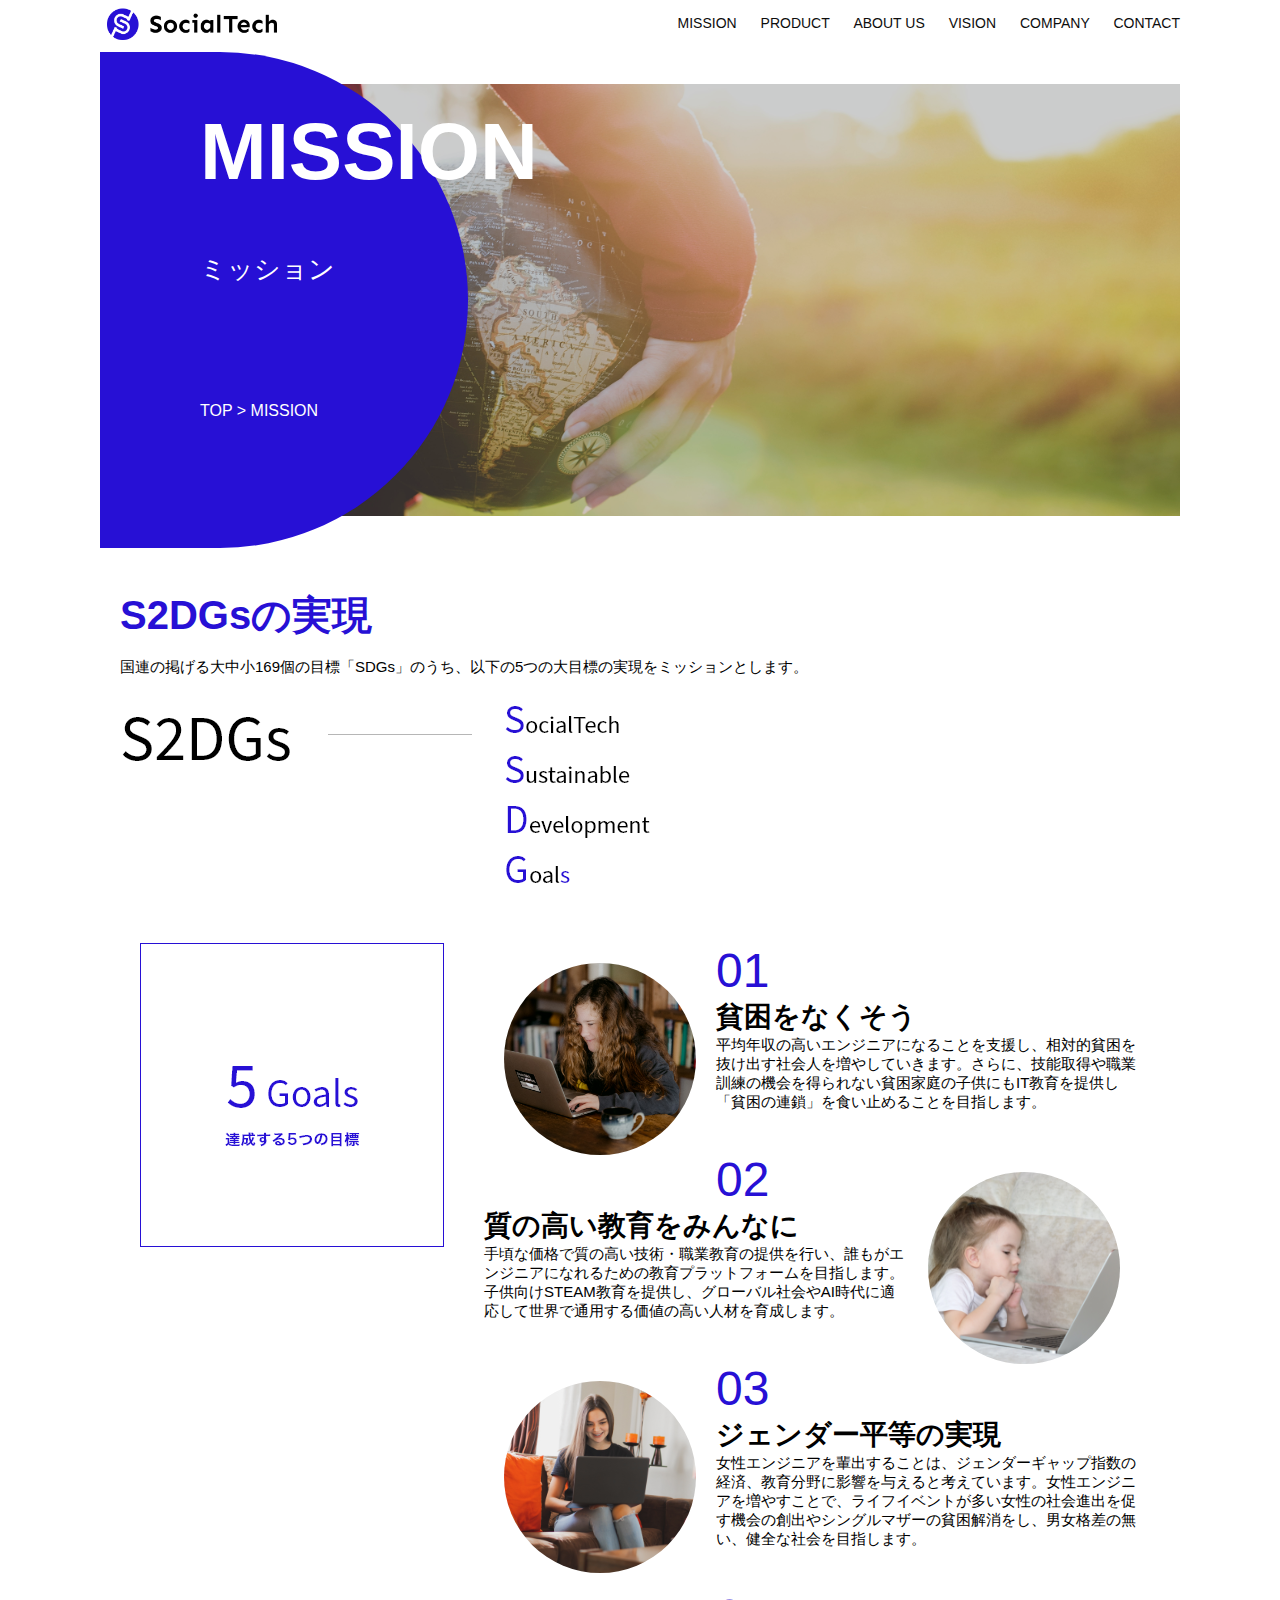
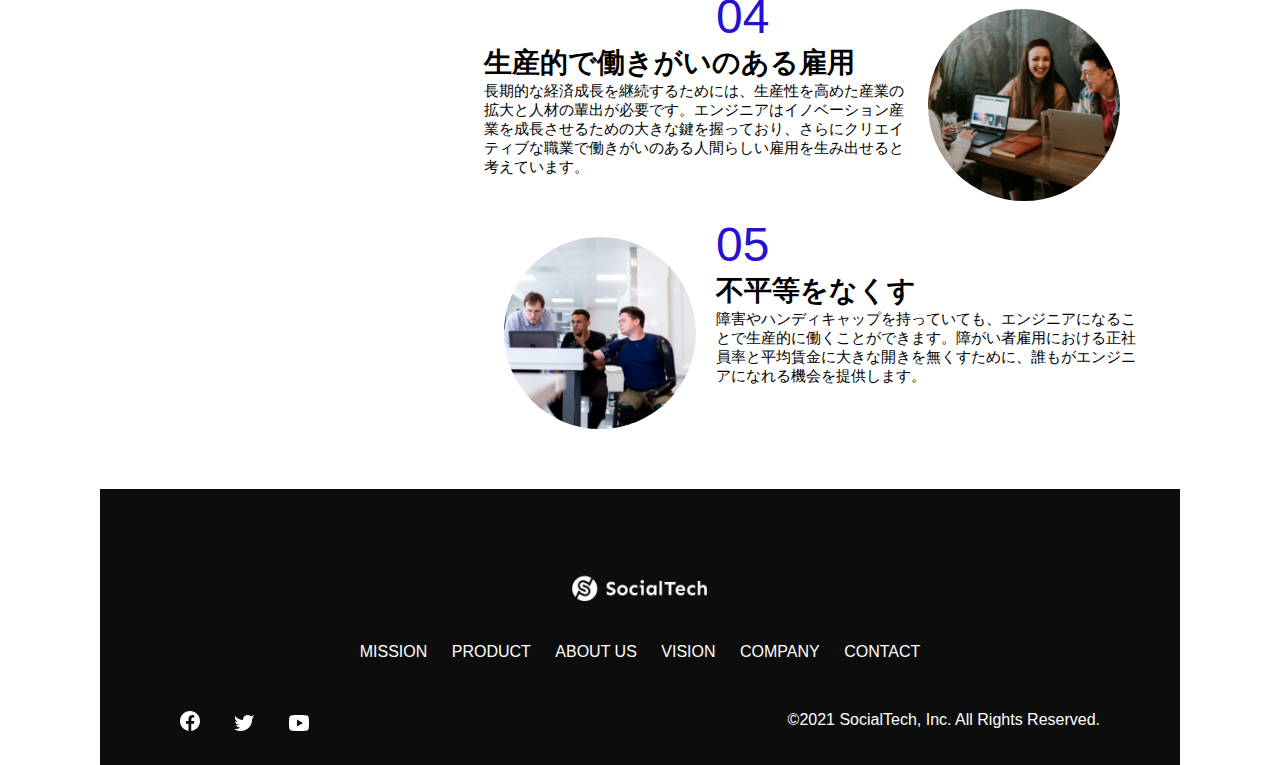
<file: kadai_tutorial_output/mission.html>
<!DOCTYPE html>
  <html>
  <head>
    <title>SocialTech - MISSION ミッション -</title>
    <meta charset="UTF-8">
    <meta name="description" content="SocialTechが目指す5つの目標（S2DGs）を紹介します">
    <meta name="viewport" content="width=device-width, initial-scale=1.0">
    <link rel="stylesheet" href="style.css">
  </head>
 
  <body>
    <!-- ヘッダー -->
    <header>
      <!-- ロゴ -->
      <a href="index.html" id="logo"><img src="images/logo.png" alt="トップページに戻る"></a>
  
      <!-- PC用ナビゲーション -->
      <nav id="nav-pc">
        <a href="mission.html">MISSION</a>
        <a href="product.html">PRODUCT</a>
        <a href="index.html#aboutus">ABOUT US</a>
        <a href="index.html#vision">VISION</a>
        <a href="index.html#company">COMPANY</a>
        <a href="index.html#contact">CONTACT</a>
      </nav>
  
      <!-- スマホ用メニューボタン -->
      <img id="menu-sp" src="images/button-menu.png" alt="ナビゲーションを開く" onclick="document.getElementById('nav-sp').style.display = 'block'">
  
      <!-- スマホ用ナビゲーション -->
      <nav id="nav-sp">
        <img id="close" src="images/button-close.png" alt="ナビゲーションを閉じる" onclick="document.getElementById('nav-sp').style.display = 'none'">
        <a id="logo-sp" href="index.html" onclick="document.getElementById('nav-sp').style.display = 'none'"><img
            src="images/logo-sp.png" alt="トップページに戻る"></a>
        <a class="menu" href="mission.html" onclick="document.getElementById('nav-sp').style.display = 'none'">MISSION</a>
        <a class="menu" href="product.html" onclick="document.getElementById('nav-sp').style.display = 'none'">PRODUCT</a>
        <a class="menu" href="index.html#aboutus" onclick="document.getElementById('nav-sp').style.display = 'none'">ABOUT
          US</a>
        <a class="menu" href="index.html#vision"
          onclick="document.getElementById('nav-sp').style.display = 'none'">VISION</a>
        <a class="menu" href="index.html#company"
          onclick="document.getElementById('nav-sp').style.display = 'none'">COMPANY</a>
        <a class="menu" href="index.html#contact"
          onclick="document.getElementById('nav-sp').style.display = 'none'">CONTACT</a>
        <div id="sns">
          <a href="https://www.facebook.com/sejuku2013"><img src="images/button-facebook.png" alt="Facebookのリンク"></a>
          <a href="https://twitter.com/samuraijuku"><img src="images/button-twitter.png" alt="Twitterのリンク"></a>
          <a href="https://www.youtube.com/channel/UCCFOQO5aDK0xXam4cUQXT8g"><img src="images/button-youtube.png" alt="YouTubeのリンク"></a>
        </div>
      </nav>
    </header>

    <main>
      <article>
        <section id="mission-mv">
          <div id="mission-title">
            <h1>MISSION</h1>
            <span>ミッション</span>
            <div>TOP > MISSION</div>
          </div>
        </section>
        <section id="mission-s2dgs">
          <h2 class="mission-h2">S2DGsの実現</h2>
          <p>国連の掲げる大中小169個の目標「SDGs」のうち、以下の5つの大目標の実現をミッションとします。</p>
          <img src="images/mission/mission-s2dgs.png" alt="S2DGs">
        </section>
        <section id="mission-5goals">
          <div>
            <img id="s2dgs-image" src="images/mission/mission-5goals.png" alt="5Goals">
          </div>
          <div>
            <div>
              <img class="fivegoals-image-left" src="images/mission/mission-5goals01.png" alt="PCを操作する女の子">
              <span class="fivegoals-number">01</span>
              <h3 class="fivegoals-h3">貧困をなくそう</h3>
              <p class="fivegoals-p">
                平均年収の高いエンジニアになることを支援し、相対的貧困を抜け出す社会人を増やしていきます。さらに、技能取得や職業訓練の機会を得られない貧困家庭の子供にもIT教育を提供し「貧困の連鎖」を食い止めることを目指します。
              </p>
            </div>
    
            <div>
              <img class="fivegoals-image-right" src="images/mission/mission-5goals02.png" alt="PCを見つめる小さい女の子">
              <span class="fivegoals-number">02</span>
              <h3 class="fivegoals-h3">質の高い教育をみんなに</h3>
              <p class="fivegoals-p">
                手頃な価格で質の高い技術・職業教育の提供を行い、誰もがエンジニアになれるための教育プラットフォームを目指します。子供向けSTEAM教育を提供し、グローバル社会やAI時代に適応して世界で通用する価値の高い人材を育成します。
              </p>
            </div>
    
            <div>
              <img class="fivegoals-image-left" src="images/mission/mission-5goals03.png" alt="PCを操作する女性">
              <span class="fivegoals-number">03</span>
              <h3 class="fivegoals-h3">ジェンダー平等の実現</h3>
              <p class="fivegoals-p">
                女性エンジニアを輩出することは、ジェンダーギャップ指数の経済、教育分野に影響を与えると考えています。女性エンジニアを増やすことで、ライフイベントが多い女性の社会進出を促す機会の創出やシングルマザーの貧困解消をし、男女格差の無い、健全な社会を目指します。
              </p>
            </div>
    
            <div>
              <img class="fivegoals-image-right" src="images/mission/mission-5goals04.png" alt="笑顔で話し合う3人の男女">
              <span class="fivegoals-number">04</span>
              <h3 class="fivegoals-h3">生産的で働きがいのある雇用</h3>
              <p class="fivegoals-p">
                長期的な経済成長を継続するためには、生産性を高めた産業の拡大と人材の輩出が必要です。エンジニアはイノベーション産業を成長させるための大きな鍵を握っており、さらにクリエイティブな職業で働きがいのある人間らしい雇用を生み出せると考えています。
              </p>
            </div>
    
            <div>
              <img class="fivegoals-image-left" src="images/mission/mission-5goals05.png" alt="障害を持つ男性が生き生きと働く様子">
              <span class="fivegoals-number">05</span>
              <h3 class="fivegoals-h3">不平等をなくす</h3>
              <p class="fivegoals-p">
                障害やハンディキャップを持っていても、エンジニアになることで生産的に働くことができます。障がい者雇用における正社員率と平均賃金に大きな開きを無くすために、誰もがエンジニアになれる機会を提供します。
              </p>
            </div>
          </div>
        </section>
      </article>

      <footer>
        <div id="footer-logo">
          <img src="images/logo-sp.png" alt="SocialTech">
        </div>
        <div id="footer-link">
          <a href="mission.html">MISSION</a>
          <a href="product.html">PRODUCT</a>
          <a href="index.html#aboutus">ABOUT US</a>
          <a href="index.html#vision">VISION</a>
          <a href="index.html#company">COMPANY</a>
          <a href="index.html#contact">CONTACT</a>
        </div>
        <div id="sns-footer">
          <a href="https://www.facebook.com/sejuku2013"><img src="images/button-facebook.png" alt="Facebookのリンク"></a>
          <a href="https://twitter.com/samuraijuku"><img src="images/button-twitter.png" alt="Twitterのリンク"></a>
          <a href="https://www.youtube.com/channel/UCCFOQO5aDK0xXam4cUQXT8g"><img src="images/button-youtube.png" alt="YouTubeのリンク"></a>
          <span id="copyright">&copy;2021 SocialTech, Inc. All Rights Reserved. </span>
        </div>
      </footer>
    </main>
  </body>
 
  </html>
</file>
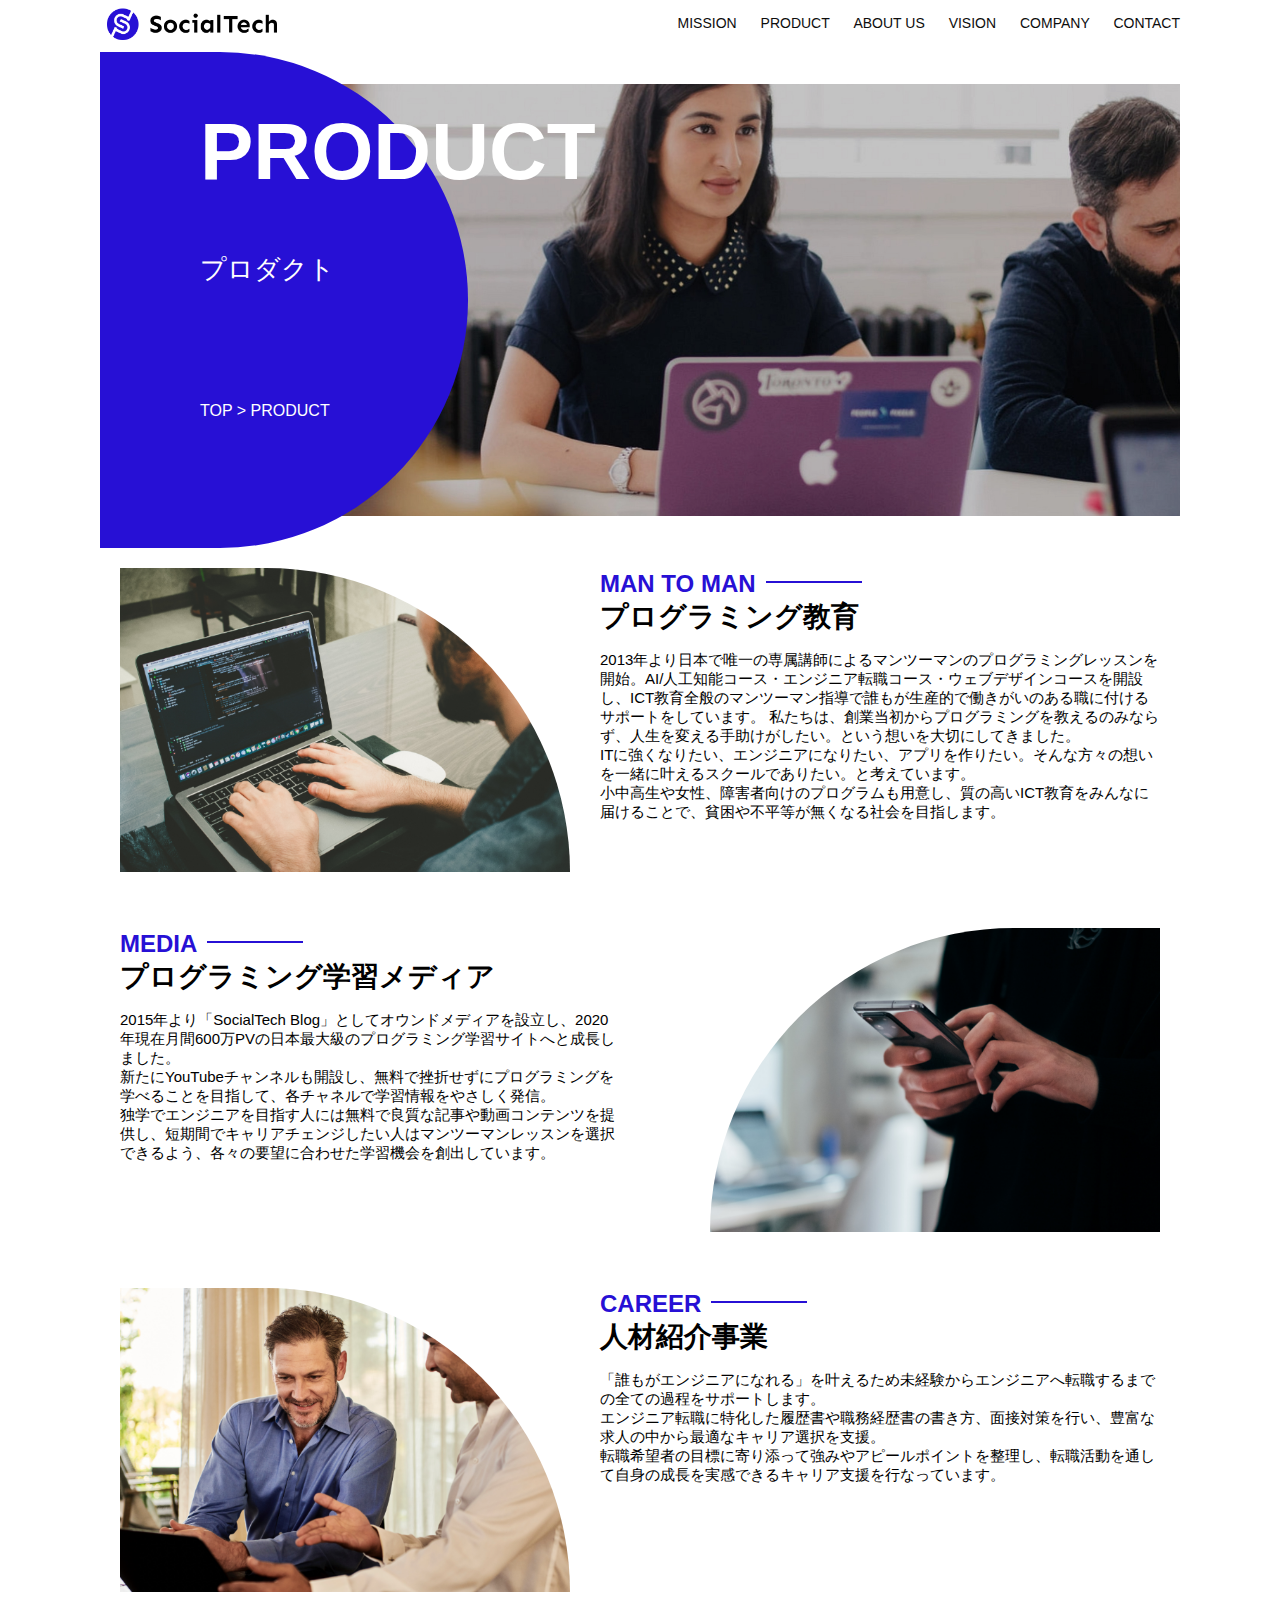
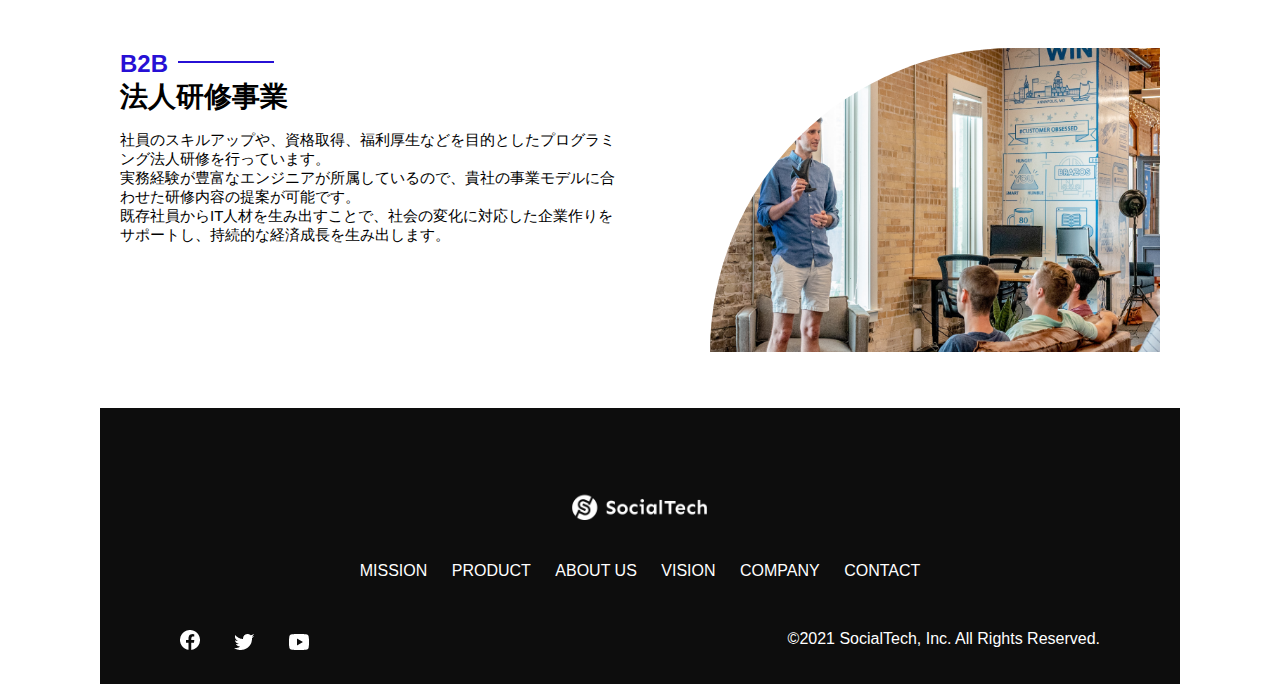
<file: kadai_tutorial_output/product.html>
<!DOCTYPE html>
  <html>
  <head>
    <title>SocialTech -PRODUCT プロダクト-</title>
    <meta charset="UTF-8">
    <meta name="description" content="SocialTechの4つのプロダクトを紹介します">
    <meta name="viewport" content="width=device-width, initial-scale=1.0">
    <link rel="stylesheet" href="style.css">
  </head>
  
  <body>
    <!-- ヘッダー -->
    <header>
      <!-- ロゴ -->
      <a href="index.html" id="logo"><img src="images/logo.png" alt="トップページに戻る"></a>
  
      <!-- PC用ナビゲーション -->
      <nav id="nav-pc">
        <a href="mission.html">MISSION</a>
        <a href="product.html">PRODUCT</a>
        <a href="index.html#aboutus">ABOUT US</a>
        <a href="index.html#vision">VISION</a>
        <a href="index.html#company">COMPANY</a>
        <a href="index.html#contact">CONTACT</a>
      </nav>
  
      <!-- スマホ用メニューボタン -->
      <img id="menu-sp" src="images/button-menu.png" alt="ナビゲーションを開く" onclick="document.getElementById('nav-sp').style.display = 'block'">
  
      <!-- スマホ用ナビゲーション -->
      <nav id="nav-sp">
        <img id="close" src="images/button-close.png" alt="ナビゲーションを閉じる" onclick="document.getElementById('nav-sp').style.display = 'none'">
        <a id="logo-sp" href="index.html" onclick="document.getElementById('nav-sp').style.display = 'none'"><img
            src="images/logo-sp.png" alt="トップページに戻る"></a>
        <a class="menu" href="mission.html" onclick="document.getElementById('nav-sp').style.display = 'none'">MISSION</a>
        <a class="menu" href="product.html" onclick="document.getElementById('nav-sp').style.display = 'none'">PRODUCT</a>
        <a class="menu" href="index.html#aboutus" onclick="document.getElementById('nav-sp').style.display = 'none'">ABOUT
          US</a>
        <a class="menu" href="index.html#vision"
          onclick="document.getElementById('nav-sp').style.display = 'none'">VISION</a>
        <a class="menu" href="index.html#company"
          onclick="document.getElementById('nav-sp').style.display = 'none'">COMPANY</a>
        <a class="menu" href="index.html#contact"
          onclick="document.getElementById('nav-sp').style.display = 'none'">CONTACT</a>
        <div id="sns">
          <a href="https://www.facebook.com/sejuku2013"><img src="images/button-facebook.png" alt="Facebookのリンク"></a>
          <a href="https://twitter.com/samuraijuku"><img src="images/button-twitter.png" alt="Twitterのリンク"></a>
          <a href="https://www.youtube.com/channel/UCCFOQO5aDK0xXam4cUQXT8g"><img src="images/button-youtube.png" alt="YouTubeのリンク"></a>
        </div>
      </nav>
    </header>

    <main>
      <article>
        <section id="product-main">
          <div id="product-title">
            <h1>PRODUCT</h1>
            <span>プロダクト</span>
            <div>TOP > PRODUCT</div>
          </div>
        </section>
        <section class="product-section1">
          <img src="images/product/product-mantoman.png" alt="PCでコードを書く男性">
          <div>
            <h2 class="product-h2">MAN TO MAN</h2>
            <h3 class="product-h3">プログラミング教育</h3>
            <p>
              2013年より日本で唯一の専属講師によるマンツーマンのプログラミングレッスンを開始。AI/人工知能コース・エンジニア転職コース・ウェブデザインコースを開設し、ICT教育全般のマンツーマン指導で誰もが生産的で働きがいのある職に付けるサポートをしています。
              私たちは、創業当初からプログラミングを教えるのみならず、人生を変える手助けがしたい。という想いを大切にしてきました。<br>ITに強くなりたい、エンジニアになりたい、アプリを作りたい。そんな方々の想いを一緒に叶えるスクールでありたい。と考えています。<br>小中高生や女性、障害者向けのプログラムも用意し、質の高いICT教育をみんなに届けることで、貧困や不平等が無くなる社会を目指します。
            </p>
          </div>
        </section>
        <section class="product-section2">
          <div>
            <h2 class="product-h2">MEDIA</h2>
            <h3 class="product-h3">プログラミング学習メディア</h3>
            <p>2015年より「SocialTech
              Blog」としてオウンドメディアを設立し、2020年現在月間600万PVの日本最大級のプログラミング学習サイトへと成長しました。<br>新たにYouTubeチャンネルも開設し、無料で挫折せずにプログラミングを学べることを目指して、各チャネルで学習情報をやさしく発信。<br>独学でエンジニアを目指す人には無料で良質な記事や動画コンテンツを提供し、短期間でキャリアチェンジしたい人はマンツーマンレッスンを選択できるよう、各々の要望に合わせた学習機会を創出しています。
            </p>
          </div>
          <img src="images/product/product-media.png" alt="スマートフォンを操作する人">
        </section>
        <section class="product-section1">
          <img src="images/product/product-career.png" alt="笑顔で話し合う2人の男性">
          <div>
            <h2 class="product-h2">CAREER</h2>
            <h3 class="product-h3">人材紹介事業</h3>
            <p>
              「誰もがエンジニアになれる」を叶えるため未経験からエンジニアへ転職するまでの全ての過程をサポートします。<br>エンジニア転職に特化した履歴書や職務経歴書の書き方、面接対策を行い、豊富な求人の中から最適なキャリア選択を支援。<br>転職希望者の目標に寄り添って強みやアピールポイントを整理し、転職活動を通して自身の成長を実感できるキャリア支援を行なっています。<br>
            </p>
          </div>
        </section>
        <section class="product-section2">
          <div>
            <h2 class="product-h2">B2B</h2>
            <h3 class="product-h3">法人研修事業</h3>
            <p>
              社員のスキルアップや、資格取得、福利厚生などを目的としたプログラミング法人研修を行っています。<br>実務経験が豊富なエンジニアが所属しているので、貴社の事業モデルに合わせた研修内容の提案が可能です。<br>既存社員からIT人材を生み出すことで、社会の変化に対応した企業作りをサポートし、持続的な経済成長を生み出します。
            </p>
          </div>
          <img src="images/product/product-b2b.png" alt="講演中の男性とそれを聴く人々">
        </section>
      </article>
    </main>

    <footer>
      <div id="footer-logo">
        <img src="images/logo-sp.png" alt="SocialTech">
      </div>
      <div id="footer-link">
        <a href="mission.html">MISSION</a>
        <a href="product.html">PRODUCT</a>
        <a href="index.html#aboutus">ABOUT US</a>
        <a href="index.html#vision">VISION</a>
        <a href="index.html#company">COMPANY</a>
        <a href="index.html#contact">CONTACT</a>
      </div>
      <div id="sns-footer">
        <a href="https://www.facebook.com/sejuku2013"><img src="images/button-facebook.png" alt="Facebookのリンク"></a>
        <a href="https://twitter.com/samuraijuku"><img src="images/button-twitter.png" alt="Twitterのリンク"></a>
        <a href="https://www.youtube.com/channel/UCCFOQO5aDK0xXam4cUQXT8g"><img src="images/button-youtube.png" alt="YouTubeのリンク"></a>
        <span id="copyright">&copy;2021 SocialTech, Inc. All Rights Reserved. </span>
      </div>
    </footer>
  </body>
  
  </html>
</file>
<file: kadai_012/style.css>
body {
  font-family: "Source Sans Pro", "Hiragino Kaku Gothic ProN", Meiryo, Arial, sans-serif;
}

p {
  font-size: 15px;
}

/* 横幅設定 */
body {
  max-width: 1080px;      /*body要素の幅を最大1080px、最小960pxに指定する*/
  min-width: 960px;
  margin: 0 auto 0 auto;  /*body要素の幅が1080pxを超える場合、marginの左右をautoにして中央寄せにする*/
}

/* ヘッダー */
header {
  display: flex;
  justify-content: space-between; /*header要素にjustify-content: space-between;を指定して、ロゴを左寄せ、ナビゲーションを右寄せにする*/
}

/* ナビゲーションのレイアウト */
#nav-pc {
  text-align: right;            /*nav要素（#nav-pc）にtext-align: right;を指定して子要素の各リンクを右寄せにし、*/
  font-size: 14px;
  padding-top: 15px;            /*フォントサイズを14pxに指定し、padding-topを15pxに指定する*/
}

/* ナビゲーションのリンクの装飾設定 */
#nav-pc > a {
  text-decoration: none;    /*;リンクの下線を非表示にするために、a要素にtext-decoration: none;を指定し、margin-leftを20pxに指定する*/
  margin-left: 20px;
}
#nav-pc > a:link {
  color: #0d0d0d;       /*a要素の疑似クラス（a:link）を使い、リンクを黒色(#0d0d0d)に変更する*/
}
#nav-pc > a:visited {
  color: #0d0d0d;     /*a要素の疑似クラス（a:visited）を使い、リンクを黒色(#0d0d0d)に変更する*/
}
#nav-pc > a:hover {
  color: #0d0d0d;             /*a要素の疑似クラス（a:hover）を使い、リンクを黒色(#0d0d0d)に変更し、*/
  text-decoration: underline;   /*リンクがホバー状態（マウスのカーソルが重なった状態）のときのみ下線を表示する*/
}
#nav-pc > a:active {
  color: #0d0d0d;           /*a要素の疑似クラス（a:active）を使い、リンクを黒色(#0d0d0d)に変更する*/
}

 /* メインビジュアル*/
 #main-visual {
  position: relative;       /*メッセージと画像を絶対位置（absolute）で配置するために、親要素であるsection要素（#main-visual）にposition: relative;を指定する*/
  height: 400px;
}
#main-message{
  position: absolute;         /*親要素を基準にした絶対位置で配置するために、position: absolute;を指定する*/
  top: 0;
  left: 0;                    /*top、leftプロパティにそれぞれ0を指定して、親要素の左上に配置する*/
  background-color: #2710d5;
  color: #ffffff;
  border-radius: 0 0 476px 0;  /*border-radiusプロパティで右下の角を丸める（476px）*/
  height: 100%;
  width: 100%;
  max-width: 620px;
  z-index: 11;                 /*z-indexで重なり順を指定し、画像の上に重なるようにする（メインビジュアルの重なり順は10番台を指定）*/
}
#main-message > h1{
  font-size: 60px;
  font-weight: bold;
  margin: 100px 0 0 30px;
}
#main-message > p{
  font-size: 28px;
  margin: 0 0 0 30px;
}
#main-visual > img {
  max-width: 620px;
  border-radius: 476px 0 0 0; /*border-radiusプロパティで左上の角を丸める（476px）*/
  position: absolute;
  top: 0;
  right: 0;
  z-index: 10;
}

/* 見出し */
h2 {
  margin: 40px 0 0 0;
}

h2::after {                       /*右側の青い線：h2要素の直後に疑似要素（::after）で画像を追加する*/
  content: url("images/line.png");
  margin-left: 10px;
}

h3 {
  font-size: 27px;
}

/* ミッション */
#mission {
  margin: 80px auto 80px auto;
  width: 100%;
}

#mission-flex {
  width: 100%;
  display: flex;          /*表示方法（display）：flexを指定して、子要素を横並びにする*/
}
#mission-flex > div {
  width: 50%;
  margin: 20px;
}

#mission-photo {
  width: 100%;
}

#s2dgs {
  margin-top: 50px;
  width: 100%;
}

/* プロダクト */
#product {
  background-color: #fafafa;
  width: 100%;
  margin: 80px 0 80px 0;          /*余白（margin）：上下に80px*/
  padding: 10px 40px 0px 40px;    /*余白（padding）：上に10px、下に0px、左右に40px*/
}
  
/* 外枠 */
#product > div {
  margin-top: 40px;
  display: flex;        /*表示方法（display）：子要素を横並びにするため、flexを指定する*/
}

/* 左のカラム */
#product-left {
  width: 50%;
  margin-right: 20px;
}
/* 右のカラム */
#product-right {
  width: 50%;
  margin-left: 20px;
  margin-top: 80px;
}
  
/* 画像＋説明の枠 */
#product-left > div {
  position: relative;   /*配置（position）：子要素である画像やテキストにabsoluteを指定して絶対位置で配置するために、relativeを指定する*/
  height: 480px;
  margin-right: 20px;
}
#product-right > div {
  position: relative;
  height: 480px;
  margin-left: 20px;
}
/* 画像 */
.product-photo {
  width: 100%;
}
/* 説明文の枠 */
.product-explain {
  background-color: #ffffff;
  position: absolute;           /*配置（position）：position：absolute;を指定して絶対位置で配置する。*/
  left: 0;                      /*基準の位置は左上で、leftに0、topに280pxを指定する*/
  top: 280px;
  margin: 0 40px 0 40px;
  padding: 20px;
  box-shadow: 5px 5px 10px rgba(0, 0, 0, 0.05);/*影（box-shadow）：5px 5px 10px rgba(0, 0, 0, 0.05);を指定し、薄い透明色で右下方向に柔らかい影を表示する*/
}

/* 説明文の英語 */
.product-explain > span {
  color: #2710d5;
  font-weight: bold;
  font-size: 16px;
  margin: 0;
}

/* 説明文の見出し */
.product-explain > h3 {
  font-size: 20px;
  margin: 5px 0 5px 0;
}

/* 説明文 */
.product-explain > p {
  font-size: 14px;
  margin: 0;
}

/* 「もっとみる」ボタン */
#product-more {
  margin: 0 auto -42px auto;
}
/* ABOUT US */
#aboutus {
  margin: 80px auto 80px auto;
}

/* 3つの組織文化と画像を入れる枠 */
#aboutus > div {
  display: flex;    /*表示方法（display）：子要素を横並びにするため、flexを指定する*/
}
/* 画像 */
.culture-img {
  width: 100%;
  align-self: flex-start; /*縦方向の揃え方（align-self）：flex-start（上寄せ）*/
}

.culture-img2 {
  margin-top: 50px;
  width: 100%;
}
/* 3つの組織文化の表 */
.culture-table {
  max-width: 500px;       /*幅の最大値（max-width）：幅が必要以上に広がりすぎないように、最大値を500pxにする*/
  margin-right: 50px;
}
/* 番号 */
.culture-num {
  font-size: 80px;
  color: #2710d5;
  margin: 0 20px 0 0;
}

/* 組織文化英語 */
.culture-en {
  color: #2710d5;
  font-weight: bold;
  font-size: 24px;
  display: block;           /*要素のレイアウト（display）：見出しを縦並びにするため、blockを指定する*/
}

/* 組織文化日本語 */
.culture-jp {
  font-size: 28px;
  font-weight: bold;
}

/* 説明文 */
.culture-description {
  margin: 0;
}
/* ビジョン */
#vision {
  margin: 80px auto 80px auto;
}

/* セクション内の外枠 */
#vision > div {
  width: 100%;
  display: flex;                  /*表示方法（display）：子要素を横並びにするため、flexを指定する*/
  justify-content: space-between; /*横方向の揃え方（justify-content）：space-betweenを指定する（一番左と一番右の子要素を両端に配置し、残りの子要素を均等な間隔で配置する）*/
  flex-wrap: wrap;                /*折り返し（flex-wrap）：wrapを指定する（幅が足りなくなったら上から下に折り返しする）*/
}

/* 7つの行動指針の枠 */
.vision-box {
  width: 300px;
  height: 300px;
  margin-bottom: 30px;
  position: relative;       /*配置（position）：relativeを指定し、現在の位置を基準に相対的な位置に配置する*/
}
.vision-box > img {
  width: 100%;
  height: auto;
  position: absolute;       /*配置（position）：absolute（絶対位置）を指定し、*/
  top: 0;                   /*topとleftに0を指定することで親要素の左上に配置する*/
  left: 0;
  z-index: 30;              /*重なり順（z-index）：30を指定し、テキストが上に重なるようにする（z-indexの値が大きいほど上に重なる）*/
}

.vision-box > span {
  position: absolute;
  top: 0;
  left: 0;
  z-index: 31;              /*重なり順（z-index）：31を指定し、画像の上に重なるようにする*/
  margin-right: 20px;
}

.vision-box > span > h4 {
  color: #2710d5;
  font-size: 19px;
  margin: 80px 0 0 0;
}

.vision-box > span > h4::first-letter { /*フォントサイズ（font-size）：疑似要素（::first-letter）を使って1文字目だけに40pxを指定する。それ以外は19pxを指定する*/
  font-size: 40px;
}

.vision-box > span > h5 {
  font-size: 20px;
  margin: 0 0 0 0;
}
.vision-box > span > p {
  margin: 10px 0 0 0;
}

/* cases */
#cases{
  margin: 40px 0;
  width: 100%;
}
#cases > ul{
  display: flex;
  list-style: none;
}
.case-card{
  width: 33%;
  margin: 20px;
  background-color: #ffffff;
  min-height: 400px;
  box-shadow: 5px 5px 15px rgba(0, 0, 0, 0.2);
}
.case-img{
  width: 100%;
}
.case-info{
  padding: 10px 20px;
}
.case-name{
  color: #2710d5;
  font-size: 19px;
}
.case-content{
  font-size: 14px;
}

/* 会社概要 */
#company {
  margin: 80px auto 80px auto;    /*余白（margin）：上下に80px、左右にautoを指定する*/
}
#company-table {
  width: 100%;
}

.tableheader {
  text-align: left;               /*文字の位置（text-align）：left（左揃え）*/
  padding: 20px;                  /*余白（padding）：上下左右に20px*/
  border-bottom-color: #2710d5; /*色（border-bottom-color）：青色（#2710d5）*/
  border-bottom-width: 1px;       /*太さ（border-bottom-width）：1px*/
  border-bottom-style: solid;     /*種類（border-bottom-style）：実線（solid）*/
  width: 100px;
}

.tableheader-first {
  text-align: left;
  padding: 20px;
  border-bottom-color: #2710d5; /*色（border-top-color）：青色（#2710d5）*/
  border-bottom-width: 1px;
  border-bottom-style: solid;     /*種類（border-top-style）：実線（solid）*/
  border-top-color: #2710d5;
  border-top-width: 1px;
  border-top-style: solid;
  width: 100px;
}

.cell {
  padding: 30px;
  border-bottom-color: #ececec;
  border-bottom-width: 1px;
  border-bottom-style: solid;
}

.cell-first {
  padding: 30px;
  border-bottom-color: #ececec;
  border-bottom-width: 1px;
  border-bottom-style: solid;
  border-top-color: #ececec;
  border-top-width: 1px;
  border-top-style: solid;
}
#company > iframe {
  width: 100%;
  height: 368px;
  margin-top: 40px;
}
/* お問い合わせ */
#contact {
  margin: 80px auto 80px auto;  /*余白（margin）：上下に80px、左右にautoを指定する*/
}

/* 外枠 */
#contact > form > div {
  display: flex;          /*表示方法（display）：Flexbox（フレックスボックス）を利用するため、flexを指定する*/
  flex-direction: row;    /*並び順 （flex-direction）：子要素を左から右に配置する（row）*/
  flex-wrap: wrap;        /*折り返し（flex-wrap）：幅が足りなくなったら上から下に折り返しする（wrap*/
  padding-bottom: 30px;
}
/* 左列の見出し */
.contact-heading {
  width: 240px;
  align-self: center;     /*縦方向の揃え方（align-self）：中央揃え（center）*/
}
/* 見出しのラベル */
.contact-label {
  font-weight: bold;
}
/* 必須 */
.contact-span {
  color: #ce2222;
  margin: 0 0 0 20px;     /*余白（margin）：左に20px*/
  font-weight: bold;      /*文字の太さ（font-weight）：太字（bold）*/
}
/* テキストボックス */
.contact-textbox {
  border-top: 0;                   /*上の枠線 （border-right）：非表示（0）*/
  border-left: 0;
  border-right: 0;
  border-bottom-width: 1px;
  border-bottom-color: #707070;
  border-bottom-style: solid;
  background-color: #fafafa;
  width: 400px;
  height: 56px;
}
/* お問い合わせ内容のテキストエリア */
.contact-textarea {
  border-top: 0;                    /*上の枠線 （border-right）：非表示（0）*/
  border-left: 0;                   /*左の枠線 （border-right）：非表示（0）*/
  border-right: 0;                  /*右の枠線 （border-right）：非表示（0）*/
  border-bottom-width: 1px;         /*太さ（border-bottom-width）：1px*/
  border-bottom-color: #707070;   /*色（border-bottom-color）：グレー（#707070）*/
  border-bottom-style: solid;       /*種類（border-bottom-style）：実線（solid）*/
  background-color: #fafafa;      /*背景色（background-color）：薄いグレー（#fafafa）*/
  width: 400px;
  height: 200px;
}
/* 個人情報の取り扱い */
details {
  width: 700px;                   /*幅（width）：700px*/
}
details > div {                   /*詳細をグループ化するdiv要素（details > div）*/
  background-color: #fafafa;    /*背景色（background-color）：薄いグレー（#fafafa）*/
  padding: 20px;                  /*余白（padding）：上下左右に20px*/
} 
details > div > span {            /*詳細の各項目の見出し（details > div > span）*/
  font-weight: bold;              /*文字の太さ（font-weight）：太字（bold）*/
}
/* フッター */
footer {
  background-color: #0d0d0d;    /*背景色（background-color）：黒色（#0d0d0d）*/
  text-align: center;             /*文字の位置（text-align）：中央揃え（center）*/
  padding: 80px 80px 30px 80px;   /*余白（padding）：上に80px、右に80px、下に30px、左に80px*/
}

#footer-logo {
  margin-bottom: 30px;        /*余白（margin）：下に30px*/
}
#footer-link {
  margin-bottom: 50px;        /*余白（margin）：下に50px*/
}
#footer-link > a {
  text-decoration: none;      /*文字装飾（text-decoration）：下線を非表示にする（none）*/
  margin: 10px;               /*余白（margin）：上下左右に10px*/
}
#footer-link > a:link {
  color: #ffffff;           /*未訪問リンク（a:link）の文字色（color）：白色（#ffffff）*/
}
#footer-link > a:visited {
  color: #ffffff;           /*訪問済みリンク（a:visited）の文字色（color）：白色（#ffffff）*/
}
#footer-link > a:hover {      /*マウスカーソルがリンクに重なったとき（a:hover）*/
  color: #ffffff;           /*文字色（color）：白色（#ffffff）*/
  text-decoration: underline; /*文字装飾（text-decoration）：下線を表示する（underline）*/
}
#footer-link > a:active {
  color: #ffffff;   /*クリック時（a:active）の文字色（color）：白色（#ffffff）*/
}
#sns-footer {         /*SNSボタンをグループ化するdiv要素（#sns-footer）*/
  text-align: left;   /*文字の位置（text-align）：左揃え（left）*/
  width: 100%;        /*幅（width）：100%を指定して、親要素の幅いっぱいに広げる*/
}

#sns-footer > a {     /*SNSボタンのハイパーリンク（#sns-footer > a）*/
  margin-right: 30px; /*余白（margin）：右に30px*/
}

#copyright {
  color: #ffffff;   /*文字の色（color）：白色（#ffffff）*/
  float: right;       /*要素の並び（float）：rightを指定して、フッターの中で右寄せにする*/
}
</file>
<file: kadai_013/style.css>
/* PC、スマホ共通スタイル */
body {
  font-family: "Source Sans Pro", "Hiragino Kaku Gothic ProN", Meiryo, Arial,
    sans-serif;
}

p {
  font-size: 15px;
}

#main-visual>img {
  width: 100%;
}

/*================
PC用のスタイル 
=================*/
@media screen and (min-width: 768px) {
  /* 横幅設定 */
  body {
    max-width: 1080px;
    min-width: 960px;
    margin: 0 auto 0 auto;
  }

  /* ヘッダー */
  header {
    display: flex;
    justify-content: space-between;
  }

  /* ナビゲーションのレイアウト */
  #nav-pc {
    text-align: right;
    font-size: 14px;
    padding-top: 15px;
  }

  /* ナビゲーションのリンクの装飾設定 */
  #nav-pc>a {
    text-decoration: none;
    margin-left: 20px;
  }

  #nav-pc>a:link {
    color: #0d0d0d;
  }

  #nav-pc>a:visited {
    color: #0d0d0d;
  }

  #nav-pc>a:hover {
    color: #0d0d0d;
    text-decoration: underline;
  }

  #nav-pc>a:active {
    color: #0d0d0d;
  }
  #menu-sp{
    display: none;
  }
  #nav-sp{
    display: none;
  }
}
@media screen and (max-width: 767px) {
  body{
    min-width: 375px;
    margin: 0;
  }
  #nav-pc{
    display: none;
  }
  #menu-sp{
    float: right;
    padding: 0;
  }
  #nav-sp{
    background-color: #ce933e;
    position: absolute;
    left: 0;
    top: 0;
    height: 100%;
    width: 100%;
    display: none;
    z-index: 100;
  }
  #close{
    position: absolute;
    top: 20px;
    right: 20px;
  }
  #logo-sp{
    margin: 80px 0px 30px 20px;
  }
  #nav-sp > a{
    display: block;
  }
  #nav-sp > a:link{
    color: #ffffff;
  }
  #nav-sp > a:visited{
    color: #ffffff;
  }
  #nav-sp > a:hover{
    color: #ffffff;
    text-decoration: underline;
  }
  #nav-sp > a:active{
    color: #ffffff;
  }
  #nav-sp > .menu{
    text-decoration: none;
    display: block;
    margin: 0 20px;
    height: 44px;
    font-size: 16px;
    background-image: url("images/arrow.png");
    background-repeat: no-repeat;
    background-position: right top;
  }
}
</file>
<file: kadai_tutorial_output/style.css>
body {
  font-family: "Source Sans Pro", "Hiragino Kaku Gothic ProN", Meiryo, Arial, sans-serif;
}

p {
  font-size: 15px;
}

/*================
  PC用のスタイル
  =================*/
@media screen and (min-width: 768px) {
  /* 横幅設定 */
  body {
    max-width: 1080px;      /*body要素の幅を最大1080px、最小960pxに指定する*/
    min-width: 960px;
    margin: 0 auto 0 auto;  /*body要素の幅が1080pxを超える場合、marginの左右をautoにして中央寄せにする*/
  }

  /* ヘッダー */
  header {
    display: flex;
    justify-content: space-between; /*header要素にjustify-content: space-between;を指定して、ロゴを左寄せ、ナビゲーションを右寄せにする*/
  }

  /* ナビゲーションのレイアウト */
  #nav-pc {
    text-align: right;            /*nav要素（#nav-pc）にtext-align: right;を指定して子要素の各リンクを右寄せにし、*/
    font-size: 14px;
    padding-top: 15px;            /*フォントサイズを14pxに指定し、padding-topを15pxに指定する*/
  }

  /* ナビゲーションのリンクの装飾設定 */
  #nav-pc > a {
    text-decoration: none;    /*;リンクの下線を非表示にするために、a要素にtext-decoration: none;を指定し、margin-leftを20pxに指定する*/
    margin-left: 20px;
  }
  #nav-pc > a:link {
    color: #0d0d0d;       /*a要素の疑似クラス（a:link）を使い、リンクを黒色(#0d0d0d)に変更する*/
  }
  #nav-pc > a:visited {
    color: #0d0d0d;     /*a要素の疑似クラス（a:visited）を使い、リンクを黒色(#0d0d0d)に変更する*/
  }
  #nav-pc > a:hover {
    color: #0d0d0d;             /*a要素の疑似クラス（a:hover）を使い、リンクを黒色(#0d0d0d)に変更し、*/
    text-decoration: underline;   /*リンクがホバー状態（マウスのカーソルが重なった状態）のときのみ下線を表示する*/
  }
  #nav-pc > a:active {
    color: #0d0d0d;           /*a要素の疑似クラス（a:active）を使い、リンクを黒色(#0d0d0d)に変更する*/
  }
  /* スマホ用ナビを非表示 */
  #nav-sp,
  #menu-sp {
    display: none;
  }
  /* メインビジュアル*/
  #main-visual {
    position: relative;       /*メッセージと画像を絶対位置（absolute）で配置するために、親要素であるsection要素（#main-visual）にposition: relative;を指定する*/
    height: 400px;
  }
  #main-message{
    position: absolute;         /*親要素を基準にした絶対位置で配置するために、position: absolute;を指定する*/
    top: 0;
    left: 0;                    /*top、leftプロパティにそれぞれ0を指定して、親要素の左上に配置する*/
    background-color: #2710d5;
    color: #ffffff;
    border-radius: 0 0 476px 0;  /*border-radiusプロパティで右下の角を丸める（476px）*/
    height: 100%;
    width: 100%;
    max-width: 620px;
    z-index: 11;                 /*z-indexで重なり順を指定し、画像の上に重なるようにする（メインビジュアルの重なり順は10番台を指定）*/
  }
  #main-message > h1{
    font-size: 60px;
    font-weight: bold;
    margin: 100px 0 0 30px;
  }
  #main-message > p{
    font-size: 28px;
    margin: 0 0 0 30px;
  }
  #main-visual > img {
    max-width: 620px;
    border-radius: 476px 0 0 0; /*border-radiusプロパティで左上の角を丸める（476px）*/
    position: absolute;
    top: 0;
    right: 0;
    z-index: 10;
  }

  /* 見出し */
  h2 {
    margin: 40px 0 0 0;
  }

  h2::after {                       /*右側の青い線：h2要素の直後に疑似要素（::after）で画像を追加する*/
    content: url("images/line.png");
    margin-left: 10px;
  }

  h3 {
    font-size: 27px;
  }

  /* ミッション */
  #mission {
    margin: 80px auto 80px auto;
    width: 100%;
  }

  #mission-flex {
    width: 100%;
    display: flex;          /*表示方法（display）：flexを指定して、子要素を横並びにする*/
  }
  #mission-flex > div {
    width: 50%;
    margin: 20px;
  }

  #mission-photo {
    width: 100%;
  }

  #s2dgs {
    margin-top: 50px;
    width: 100%;
  }

  /* プロダクト */
  #product {
    background-color: #fafafa;
    width: 100%;
    margin: 80px 0 80px 0;          /*余白（margin）：上下に80px*/
    padding: 10px 40px 0px 40px;    /*余白（padding）：上に10px、下に0px、左右に40px*/
  }
    
  /* 外枠 */
  #product > div {
    margin-top: 40px;
    display: flex;        /*表示方法（display）：子要素を横並びにするため、flexを指定する*/
  }

  /* 左のカラム */
  #product-left {
    width: 50%;
    margin-right: 20px;
  }
  /* 右のカラム */
  #product-right {
    width: 50%;
    margin-left: 20px;
    margin-top: 80px;
  }
    
  /* 画像＋説明の枠 */
  #product-left > div {
    position: relative;   /*配置（position）：子要素である画像やテキストにabsoluteを指定して絶対位置で配置するために、relativeを指定する*/
    height: 480px;
    margin-right: 20px;
  }
  #product-right > div {
    position: relative;
    height: 480px;
    margin-left: 20px;
  }
  /* 画像 */
  .product-photo {
    width: 100%;
  }
  /* 説明文の枠 */
  .product-explain {
    background-color: #ffffff;
    position: absolute;           /*配置（position）：position：absolute;を指定して絶対位置で配置する。*/
    left: 0;                      /*基準の位置は左上で、leftに0、topに280pxを指定する*/
    top: 280px;
    margin: 0 40px 0 40px;
    padding: 20px;
    box-shadow: 5px 5px 10px rgba(0, 0, 0, 0.05);/*影（box-shadow）：5px 5px 10px rgba(0, 0, 0, 0.05);を指定し、薄い透明色で右下方向に柔らかい影を表示する*/
  }

  /* 説明文の英語 */
  .product-explain > span {
    color: #2710d5;
    font-weight: bold;
    font-size: 16px;
    margin: 0;
  }

  /* 説明文の見出し */
  .product-explain > h3 {
    font-size: 20px;
    margin: 5px 0 5px 0;
  }

  /* 説明文 */
  .product-explain > p {
    font-size: 14px;
    margin: 0;
  }

  /* 「もっとみる」ボタン */
  #product-more {
    margin: 0 auto -42px auto;
  }
  /* ABOUT US */
  #aboutus {
    margin: 80px auto 80px auto;
  }

  /* 3つの組織文化と画像を入れる枠 */
  #aboutus > div {
    display: flex;    /*表示方法（display）：子要素を横並びにするため、flexを指定する*/
  }
  /* 画像 */
  .culture-img {
    width: 100%;
    align-self: flex-start; /*縦方向の揃え方（align-self）：flex-start（上寄せ）*/
  }

  .culture-img2 {
    margin-top: 50px;
    width: 100%;
  }
  /* 3つの組織文化の表 */
  .culture-table {
    max-width: 500px;       /*幅の最大値（max-width）：幅が必要以上に広がりすぎないように、最大値を500pxにする*/
    margin-right: 50px;
  }
  /* 番号 */
  .culture-num {
    font-size: 80px;
    color: #2710d5;
    margin: 0 20px 0 0;
  }

  /* 組織文化英語 */
  .culture-en {
    color: #2710d5;
    font-weight: bold;
    font-size: 24px;
    display: block;           /*要素のレイアウト（display）：見出しを縦並びにするため、blockを指定する*/
  }

  /* 組織文化日本語 */
  .culture-jp {
    font-size: 28px;
    font-weight: bold;
  }

  /* 説明文 */
  .culture-description {
    margin: 0;
  }
  /* ビジョン */
  #vision {
    margin: 80px auto 80px auto;
  }

  /* セクション内の外枠 */
  #vision > div {
    width: 100%;
    display: flex;                  /*表示方法（display）：子要素を横並びにするため、flexを指定する*/
    justify-content: space-between; /*横方向の揃え方（justify-content）：space-betweenを指定する（一番左と一番右の子要素を両端に配置し、残りの子要素を均等な間隔で配置する）*/
    flex-wrap: wrap;                /*折り返し（flex-wrap）：wrapを指定する（幅が足りなくなったら上から下に折り返しする）*/
  }

  /* 7つの行動指針の枠 */
  .vision-box {
    width: 300px;
    height: 300px;
    margin-bottom: 30px;
    position: relative;       /*配置（position）：relativeを指定し、現在の位置を基準に相対的な位置に配置する*/
  }
  .vision-box > img {
    width: 100%;
    height: auto;
    position: absolute;       /*配置（position）：absolute（絶対位置）を指定し、*/
    top: 0;                   /*topとleftに0を指定することで親要素の左上に配置する*/
    left: 0;
    z-index: 30;              /*重なり順（z-index）：30を指定し、テキストが上に重なるようにする（z-indexの値が大きいほど上に重なる）*/
  }

  .vision-box > span {
    position: absolute;
    top: 0;
    left: 0;
    z-index: 31;              /*重なり順（z-index）：31を指定し、画像の上に重なるようにする*/
    margin-right: 20px;
  }

  .vision-box > span > h4 {
    color: #2710d5;
    font-size: 19px;
    margin: 80px 0 0 0;
  }

  .vision-box > span > h4::first-letter { /*フォントサイズ（font-size）：疑似要素（::first-letter）を使って1文字目だけに40pxを指定する。それ以外は19pxを指定する*/
    font-size: 40px;
  }

  .vision-box > span > h5 {
    font-size: 20px;
    margin: 0 0 0 0;
  }
  .vision-box > span > p {
    margin: 10px 0 0 0;
  }

  /* cases */
  #cases{
    margin: 40px 0;
    width: 100%;
  }
  #cases > ul{
    display: flex;
    list-style: none;
  }
  .case-card{
    width: 33%;
    margin: 20px;
    background-color: #ffffff;
    min-height: 400px;
    box-shadow: 5px 5px 15px rgba(0, 0, 0, 0.2);
  }
  .case-img{
    width: 100%;
  }
  .case-info{
    padding: 10px 20px;
  }
  .case-name{
    color: #2710d5;
    font-size: 19px;
  }
  .case-content{
    font-size: 14px;
  }

  /* 会社概要 */
  #company {
    margin: 80px auto 80px auto;    /*余白（margin）：上下に80px、左右にautoを指定する*/
  }
  #company-table {
    width: 100%;
  }

  .tableheader {
    text-align: left;               /*文字の位置（text-align）：left（左揃え）*/
    padding: 20px;                  /*余白（padding）：上下左右に20px*/
    border-bottom-color: #2710d5; /*色（border-bottom-color）：青色（#2710d5）*/
    border-bottom-width: 1px;       /*太さ（border-bottom-width）：1px*/
    border-bottom-style: solid;     /*種類（border-bottom-style）：実線（solid）*/
    width: 100px;
  }

  .tableheader-first {
    text-align: left;
    padding: 20px;
    border-bottom-color: #2710d5; /*色（border-top-color）：青色（#2710d5）*/
    border-bottom-width: 1px;
    border-bottom-style: solid;     /*種類（border-top-style）：実線（solid）*/
    border-top-color: #2710d5;
    border-top-width: 1px;
    border-top-style: solid;
    width: 100px;
  }

  .cell {
    padding: 30px;
    border-bottom-color: #ececec;
    border-bottom-width: 1px;
    border-bottom-style: solid;
  }

  .cell-first {
    padding: 30px;
    border-bottom-color: #ececec;
    border-bottom-width: 1px;
    border-bottom-style: solid;
    border-top-color: #ececec;
    border-top-width: 1px;
    border-top-style: solid;
  }
  #company > iframe {
    width: 100%;
    height: 368px;
    margin-top: 40px;
  }
  /* お問い合わせ */
  #contact {
    margin: 80px auto 80px auto;  /*余白（margin）：上下に80px、左右にautoを指定する*/
  }

  /* 外枠 */
  #contact > form > div {
    display: flex;          /*表示方法（display）：Flexbox（フレックスボックス）を利用するため、flexを指定する*/
    flex-direction: row;    /*並び順 （flex-direction）：子要素を左から右に配置する（row）*/
    flex-wrap: wrap;        /*折り返し（flex-wrap）：幅が足りなくなったら上から下に折り返しする（wrap*/
    padding-bottom: 30px;
  }
  /* 左列の見出し */
  .contact-heading {
    width: 240px;
    align-self: center;     /*縦方向の揃え方（align-self）：中央揃え（center）*/
  }
  /* 見出しのラベル */
  .contact-label {
    font-weight: bold;
  }
  /* 必須 */
  .contact-span {
    color: #ce2222;
    margin: 0 0 0 20px;     /*余白（margin）：左に20px*/
    font-weight: bold;      /*文字の太さ（font-weight）：太字（bold）*/
  }
  /* テキストボックス */
  .contact-textbox {
    border-top: 0;                   /*上の枠線 （border-right）：非表示（0）*/
    border-left: 0;
    border-right: 0;
    border-bottom-width: 1px;
    border-bottom-color: #707070;
    border-bottom-style: solid;
    background-color: #fafafa;
    width: 400px;
    height: 56px;
  }
  /* お問い合わせ内容のテキストエリア */
  .contact-textarea {
    border-top: 0;                    /*上の枠線 （border-right）：非表示（0）*/
    border-left: 0;                   /*左の枠線 （border-right）：非表示（0）*/
    border-right: 0;                  /*右の枠線 （border-right）：非表示（0）*/
    border-bottom-width: 1px;         /*太さ（border-bottom-width）：1px*/
    border-bottom-color: #707070;   /*色（border-bottom-color）：グレー（#707070）*/
    border-bottom-style: solid;       /*種類（border-bottom-style）：実線（solid）*/
    background-color: #fafafa;      /*背景色（background-color）：薄いグレー（#fafafa）*/
    width: 400px;
    height: 200px;
  }
  /* 個人情報の取り扱い */
  details {
    width: 700px;                   /*幅（width）：700px*/
  }
  details > div {                   /*詳細をグループ化するdiv要素（details > div）*/
    background-color: #fafafa;    /*背景色（background-color）：薄いグレー（#fafafa）*/
    padding: 20px;                  /*余白（padding）：上下左右に20px*/
  } 
  details > div > span {            /*詳細の各項目の見出し（details > div > span）*/
    font-weight: bold;              /*文字の太さ（font-weight）：太字（bold）*/
  }
  /* フッター */
  footer {
    background-color: #0d0d0d;    /*背景色（background-color）：黒色（#0d0d0d）*/
    text-align: center;             /*文字の位置（text-align）：中央揃え（center）*/
    padding: 80px 80px 30px 80px;   /*余白（padding）：上に80px、右に80px、下に30px、左に80px*/
  }

  #footer-logo {
    margin-bottom: 30px;        /*余白（margin）：下に30px*/
  }
  #footer-link {
    margin-bottom: 50px;        /*余白（margin）：下に50px*/
  }
  #footer-link > a {
    text-decoration: none;      /*文字装飾（text-decoration）：下線を非表示にする（none）*/
    margin: 10px;               /*余白（margin）：上下左右に10px*/
  }
  #footer-link > a:link {
    color: #ffffff;           /*未訪問リンク（a:link）の文字色（color）：白色（#ffffff）*/
  }
  #footer-link > a:visited {
    color: #ffffff;           /*訪問済みリンク（a:visited）の文字色（color）：白色（#ffffff）*/
  }
  #footer-link > a:hover {      /*マウスカーソルがリンクに重なったとき（a:hover）*/
    color: #ffffff;           /*文字色（color）：白色（#ffffff）*/
    text-decoration: underline; /*文字装飾（text-decoration）：下線を表示する（underline）*/
  }
  #footer-link > a:active {
    color: #ffffff;   /*クリック時（a:active）の文字色（color）：白色（#ffffff）*/
  }
  #sns-footer {         /*SNSボタンをグループ化するdiv要素（#sns-footer）*/
    text-align: left;   /*文字の位置（text-align）：左揃え（left）*/
    width: 100%;        /*幅（width）：100%を指定して、親要素の幅いっぱいに広げる*/
  }

  #sns-footer > a {     /*SNSボタンのハイパーリンク（#sns-footer > a）*/
    margin-right: 30px; /*余白（margin）：右に30px*/
  }

  #copyright {
    color: #ffffff;   /*文字の色（color）：白色（#ffffff）*/
    float: right;       /*要素の並び（float）：rightを指定して、フッターの中で右寄せにする*/
  }


  /* mission.html用スタイル */
    /* ミッションのメインビジュアル */
  #mission-mv{
    height: 496px;
    width: 100%;
    background-image: url(images/mission/mission-main.png);
    background-repeat: no-repeat;
    background-position-y: center;
  }
  #mission-title{
    background-color: #2710d5;
    width: 368px;
    height: 100%;
    border-radius: 0 248px 248px 0;
    color: #ffffff;
    position: relative;
  }
  #mission-title > h1 {
    position: absolute;
    top: 0;
    left: 100px;
    font-size: 80px;
  }

  #mission-title > span {
    position: absolute;
    top: 200px;
    left: 100px;
    font-size: 26px;
  }

  #mission-title > div {
    position: absolute;
    top: 350px;
    left: 100px;
    font-size: 16px;
  }
  #mission-s2dgs {
    width: 100%;
    margin: 20px;
  }

  .mission-h2 {
    color: #2710d5;
    font-size: 40px;
  }

  .mission-h2::after {
    content: none;
  }
  #mission-5goals {
    margin: 20px;
    display: flex;
  }

  #mission-5goals > div {
    flex-grow: 1;
    padding: 20px;
  }

  #mission-5goals > div > div {
    margin-bottom: 40px;
  }

  .fivegoals-image-right {
    float: right;
    margin: 20px;
  }

  .fivegoals-image-left {
    float: left;
    margin: 20px;
  }

  .fivegoals-number {
    color: #2710d5;
    font-size: 48px;
    margin: 0;
  }

  .fivegoals-h3 {
    font-size: 28px;
    margin: 0;
  }

  .fivegoals-p {
    margin: 0;
  }

  /* プロダクトページ */
  #product-main {
    height: 496px;
    width: 100%;
    background-image: url("images/product/product-main.png");
    background-repeat: no-repeat;
    background-position-y: center;
  }

  #product-title {
    background-color: #2710d5;
    width: 368px;
    color: #ffffff;
    height: 496px;
    border-radius: 0 248px 248px 0;
    position: relative;
  }
  #product-title > h1 {
    position: absolute;
    top: 0;
    left: 100px;
    font-size: 80px;
  }

  #product-title > span {
    position: absolute;
    top: 200px;
    left: 100px;
    font-size: 26px;
  }

  #product-title > div {
    position: absolute;
    top: 350px;
    left: 100px;
    font-size: 16px;
  }
  /* セクション1 */
  .product-section1 {
    position: relative;
    margin: 20px;
    height: 340px;
  }

  .product-section1 > img {
    position: absolute;
    top: 0;
    left: 0;
    width: 450px;
    margin: 0 40px 30px 0;
    border-radius: 0 432px 0 0;
  }

  .product-section1 > div {
    position: absolute;
    top: 0;
    left: 480px;
  }

  /* セクション2 */
  .product-section2 {
    position: relative;
    margin: 20px;
    height: 340px;
  }

  .product-section2 > img {
    position: absolute;
    top: 0;
    right: 0;
    width: 450px;
    margin: 0 0 30px 40px;
    border-radius: 432px 0 0 0;
  }

  .product-section2 > div {
    width: 500px;
    position: absolute;
    top: 0;
    left: 0;
  }

  .product-h2 {
    color: #2710d5;
    font-size: 24px;
    margin: 0;
  }

  .product-h3 {
    font-size: 28px;
    margin: 0;
  }

}




/*====================
  スマートフォン用のスタイル
  =====================*/
@media screen and (max-width: 767px) {
  body {
    min-width: 375px;
    margin: 0;
  }

  /* PC用ナビゲーション非表示 */
  #nav-pc {
    display: none;
  }

  /* ハンバーガーメニュー */
  #menu-sp {
    float: right;
    padding: 0;
  }
/* スマホ用ナビゲーションの表示切替 */
   /* 初期状態、レイアウトと非表示設定 */
   #nav-sp {
    background-color: #2710d5;
    position: absolute;
    left: 0;
    top: 0;
    height: 100%;
    width: 100%;
    display: none;
    z-index: 100;
  }
  /* ×ボタン */
  #close {
    position: absolute;
    top: 20px;
    right: 20px;
  }

  /* ナビゲーションメニュー用ロゴ */
  #logo-sp {
    margin: 80px 0 30px 20px;
  }
  /* ナビゲーションのリンクの装飾設定 */
  #nav-sp > a {
    display: block;
  }
  #nav-sp > a:link {
    color: #ffffff;
  }
  #nav-sp > a:visited {
    color: #ffffff;
  }
  #nav-sp > a:hover {
    color: #ffffff;
    text-decoration: underline;
  }
  #nav-sp > a:active {
    color: #ffffff;
  }
  #nav-sp > .menu {
    text-decoration: none;
    display: block;
    margin: 0 20px 0 20px;
    height: 44px;
    font-size: 16px;
    background-image: url("images/arrow.png");
    background-repeat: no-repeat;
    background-position: right top;
  }
  #sns {
    position: absolute;
    bottom: 20px;
    left: 20px;
  }
  #sns > a {
    margin-right: 30px;
  }
  /* メインビジュアル */
  #main-visual {
    position: relative;
    height: 470px;
    width: 100%;
    overflow: hidden;
  }
  #main-visual > div {
    position: absolute;
    top: 0;
    left: 0;
    background-color: #2710d5;
    color: white;
    border-radius: 0 0 476px 0;
    text-align: center;
    height: 280px;
    width: 100%;
    z-index: 11;
  }
  #main-visual > div > h1 {
    font-size: 28px;
    margin: 90px 0 0 0;
  }

  #main-visual > div > p {
    margin: 0;
  }

  #main-visual > img {
    width: 100%;
    border-radius: 476px 0 0 0;
    z-index: 10;
    position: absolute;
    bottom: 0;
    right: 0;
  }
  /* 見出し */
  h2::after {
    content: url("images/line.png");
    margin-left: 10px;
  }

  h3 {
    font-size: 24px;
    margin: 10px 0 0 0;
  }
  /* ミッション */
  #mission {
    margin: 20px;
  }

  #mission-photo {
    width: 100%;
  }

  #s2dgs {
    width: 100%;
  }
  /* プロダクト */
  #product {
    background-color: #fafafa;
    padding-top: 10px;
  }

  #product h2 {
    margin-left: 20px;
  }
  /* 外枠 */
  /* 左右のカラム　スマホでは縦並び */
  #product-left,
  #product-right {
    margin-right: 20px;
    margin-left: 20px;
  }
  /* 画像＋説明の枠 */
  #product-left > div,
  #product-right > div {
    position: relative;
    height: 540px;
  }

  /* 説明文の枠 */
  .product-explain {
    background-color: #ffffff;
    position: absolute;
    left: 0;
    bottom: 50px;
    padding: 20px;
    box-shadow: 5px 5px 10px rgba(0, 0, 0, 0.05);
  }

  .product-explain > span {
    color: #2710d5;
    font-weight: bold;
    font-size: 16px;
    margin: 0px;
  }

  .product-explain > h3 {
    margin: 10px 0 10px 0;
  }
  /* 画像 */
  .product-photo {
    width: 100%;
  }

  #product-more > img {
    margin: 0 0 -42px 20px;
  }
  /* ABOUT US */
  #aboutus {
    margin: 80px 20px 80px 20px;
  }

  #aboutus > div {
    display: flex;
    flex-direction: column;
  }

  .culture-table {
    width: 100%;
    padding-right: 20px;
    order: 2;
  }
  .culture-img {
    width: 100%;
    order: 1;
  }

  .culture-img2 {
    width: 100%;
  }
  .culture-num {
    font-size: 80px;
    color: #2710d5;
  }

  .culture-en {
    color: #2710d5;
    font-weight: bold;
    font-size: 24px;
    display: block;
  }

  .culture-jp {
    display: block;
  }

  .culture-description {
    margin: 0;
  }
  /* ビジョン */
  #vision {
    margin: 80px 20px 80px 20px;
  }

  .vision-box {
    width: 300px;
    height: 300px;
    margin-bottom: 30px;
    position: relative;
  }

  .vision-box > img {
    width: 100%;
    height: auto;
    position: absolute;
    top: 0;
    left: 0;
    z-index: 30;
  }
  .vision-box > span {
    position: absolute;
    top: 0;
    left: 0;
    z-index: 31;
    margin-right: 20px;
  }

  .vision-box > span > h4 {
    color: #2710d5;
    font-size: 19px;
    margin: 60px 0 0 0;
  }

  .vision-box > span > h5 {
    font-size: 20px;
    margin: 0 0 0 0;
  }
  .vision-box > span > p {
    margin: 10px 0 0 0;
  }


  /* cases */
#cases{
  margin: 40px 0;
  width: 100%;
}
#cases > ul{
  display: flex;
  list-style: none;
}
.case-card{
  width: 33%;
  margin: 20px;
  background-color: #ffffff;
  min-height: 400px;
  box-shadow: 5px 5px 15px rgba(0, 0, 0, 0.2);
}
.case-img{
  width: 100%;
}
.case-info{
  padding: 10px 20px;
}
.case-name{
  color: #2710d5;
  font-size: 19px;
}
.case-content{
  font-size: 14px;
}


  /* 会社概要 */
  #company {
    margin: 0 20px 0 20px;
  }

  #company > h3 {
    margin-bottom: 20px;
  }
  #company > table {
    width: 100%;
  }

  .tableheader-first {
    text-align: left;
    padding: 20px;
    border-bottom-color: #2710d5;
    border-bottom-width: 1px;
    border-bottom-style: solid;
    border-top-color: #2710d5;
    border-top-width: 1px;
    border-top-style: solid;
    width: 50px;
  }
  .tableheader {
    text-align: left;
    padding: 20px;
    border-bottom-color: #2710d5;
    border-bottom-width: 1px;
    border-bottom-style: solid;
    width: 50px;
  }

  .cell {
    padding: 20px;
    border-bottom-color: #ececec;
    border-bottom-width: 1px;
    border-bottom-style: solid;
  }
  .cell-first {
    padding: 20px;
    border-bottom-color: #ececec;
    border-bottom-width: 1px;
    border-bottom-style: solid;
    border-top-color: #ececec;
    border-top-width: 1px;
    border-top-style: solid;
  }

  #company > iframe {
    width: 100%;
    height: 240px;
    margin: 40px 0 0 0;
  }
  /* お問い合わせ */
  #contact {
    margin: 80px 20px 80px 20px;
  }

  #contact > h3 {
    margin-bottom: 20px;
  }

  #contact > form > div {
    margin-bottom: 20px;
  }

  .contact-heading {
    margin-bottom: 20px;
  }
  /* ラベル */
  .contact-label {
    font-weight: bold;
  }

  /* 必須 */
  .contact-span {
    color: #ce2222;
    margin: 0 0 0 20px;
    font-weight: bold;
  }

  .contact-textbox {
    height: 56px;
    border-top: 0;
    border-left: 0;
    border-right: 0;
    background-color: #fafafa;
    border-bottom-color: #707070;
    border-bottom-width: 1px;
    border-style: solid;
    min-width: 300px;
    width: 100%;
  }

  .contact-textarea {
    height: 150px;
    border-top: 0;
    border-left: 0;
    border-right: 0;
    background-color: #fafafa;
    width: 100%;
  }

  .radiobutton {
    margin-bottom: 20px;
  }

  .radiobutton + label::after {
    content: "\A";
    white-space: pre;
  }
  /* フッター */
  footer {
    background-color: #0d0d0d;
    padding: 30px 20px 50px 20px;
  }

  #footer-logo {
    margin-bottom: 30px;
  }
  #footer-link {
    margin-bottom: 50px;
  }
  #footer-link > a {
    text-decoration: none;
    margin: 0 20px 30px 0;
    display: block;
    background-image: url("images/arrow.png");
    background-repeat: no-repeat;
    background-position: right top;
  }
  #footer-link > a:link {
    color: #ffffff;
  }
  #footer-link > a:visited {
    color: #ffffff;
  }
  #footer-link > a:hover {
    color: #ffffff;
    text-decoration: underline;
  }
  #footer-link > a:active {
    color: #ffffff;
  }
  #sns-footer > a {
    margin-right: 30px;
  }

  #copyright {
      font-size: 12px;
      display: block;
      margin-top: 30px;
      color: #ffffff;
  }



  /* mission.html用スタイル */
   /* ミッションのメインビジュアル */
   #mission-mv {
    height: 256px;
    width: 100%;
    background-image: url("images/mission/mission-main.png");
    background-repeat: no-repeat;
    background-position-y: center;
    background-size: auto 208px;
  }

  #mission-title {
    background-color: #2710d5;
    width: 136px;
    color: #ffffff;
    height: 256px;
    border-radius: 0 248px 248px 0;
    position: relative;
  }
  #mission-title > h1 {
    position: absolute;
    top: 0;
    left: 20px;
    font-size: 40px;
  }

  #mission-title > span {
    position: absolute;
    top: 110px;
    left: 20px;
    font-size: 18px;
  }

  #mission-title > div {
    position: absolute;
    top: 180px;
    left: 20px;
    font-size: 13px;
  }
  /* ミッションページ　S2DGSの設定 */
  #mission-s2dgs {
    margin: 20px;
  }

  .mission-h2 {
    color: #2710d5;
    font-size: 38px;
    margin: 0px;
  }

  .mission-h2::after {
    content: none;
  }

  #mission-s2dgs > img {
    width: 100%;
  }
  /* ミッションページ　5Goalsの設定 */
  #mission-5goals {
    margin: 20px;
  }

  #mission-5goals > div > div {
    margin-bottom: 40px;
  }

  #s2dgs-image {
    width: 100%;
  }
  .fivegoals-image-right {
    margin: 20px auto 20px auto;
    display: block;
  }

  .fivegoals-image-left {
    margin: 20px auto 20px auto;
    display: block;
  }

  .fivegoals-number {
    color: #2710d5;
    font-size: 48px;
    margin: 0;
  }

  .fivegoals-h3 {
    font-size: 28px;
    margin: 0;
  }
  .fivegoals-p {
    margin: 0;
  }

  /* プロダクトページ */
  #product-main {
    height: 256px;
    width: 100%;
    background-image: url("images/product/product-main.png");
    background-repeat: no-repeat;
    background-position-y: center;
    background-size: auto 208px;
  }
  #product-title {
    background-color: #2710d5;
    width: 136px;
    color: #ffffff;
    height: 256px;
    border-radius: 0 248px 248px 0;
    position: relative;
  }
  #product-title > h1 {
    position: absolute;
    top: 0;
    left: 20px;
    font-size: 40px;
  }
  #product-title > span {
    position: absolute;
    top: 110px;
    left: 20px;
    font-size: 18px;
  }
  #product-title > div {
    position: absolute;
    top: 180px;
    left: 20px;
    font-size: 13px;
  }
  .product-section1 {
    margin: 20px;
  }

  .product-section1 > img {
    width: 100%;
    border-radius: 0 300px 0 0;
  }
  
  .product-section2 {
    margin: 20px;
    display: flex;
    flex-direction: column;
  }

  .product-section2 > img {
    order: 1;
    width: 100%;
    border-radius: 300px 0 0 0;
  }

  .product-section2 > div {
    order: 2;
  }

  .product-h2 {
    color: #2710d5;
    font-size: 24px;
    margin: 0;
  }

  .product-h3 {
    font-size: 28px;
    margin: 0;
  }
}
</file>
